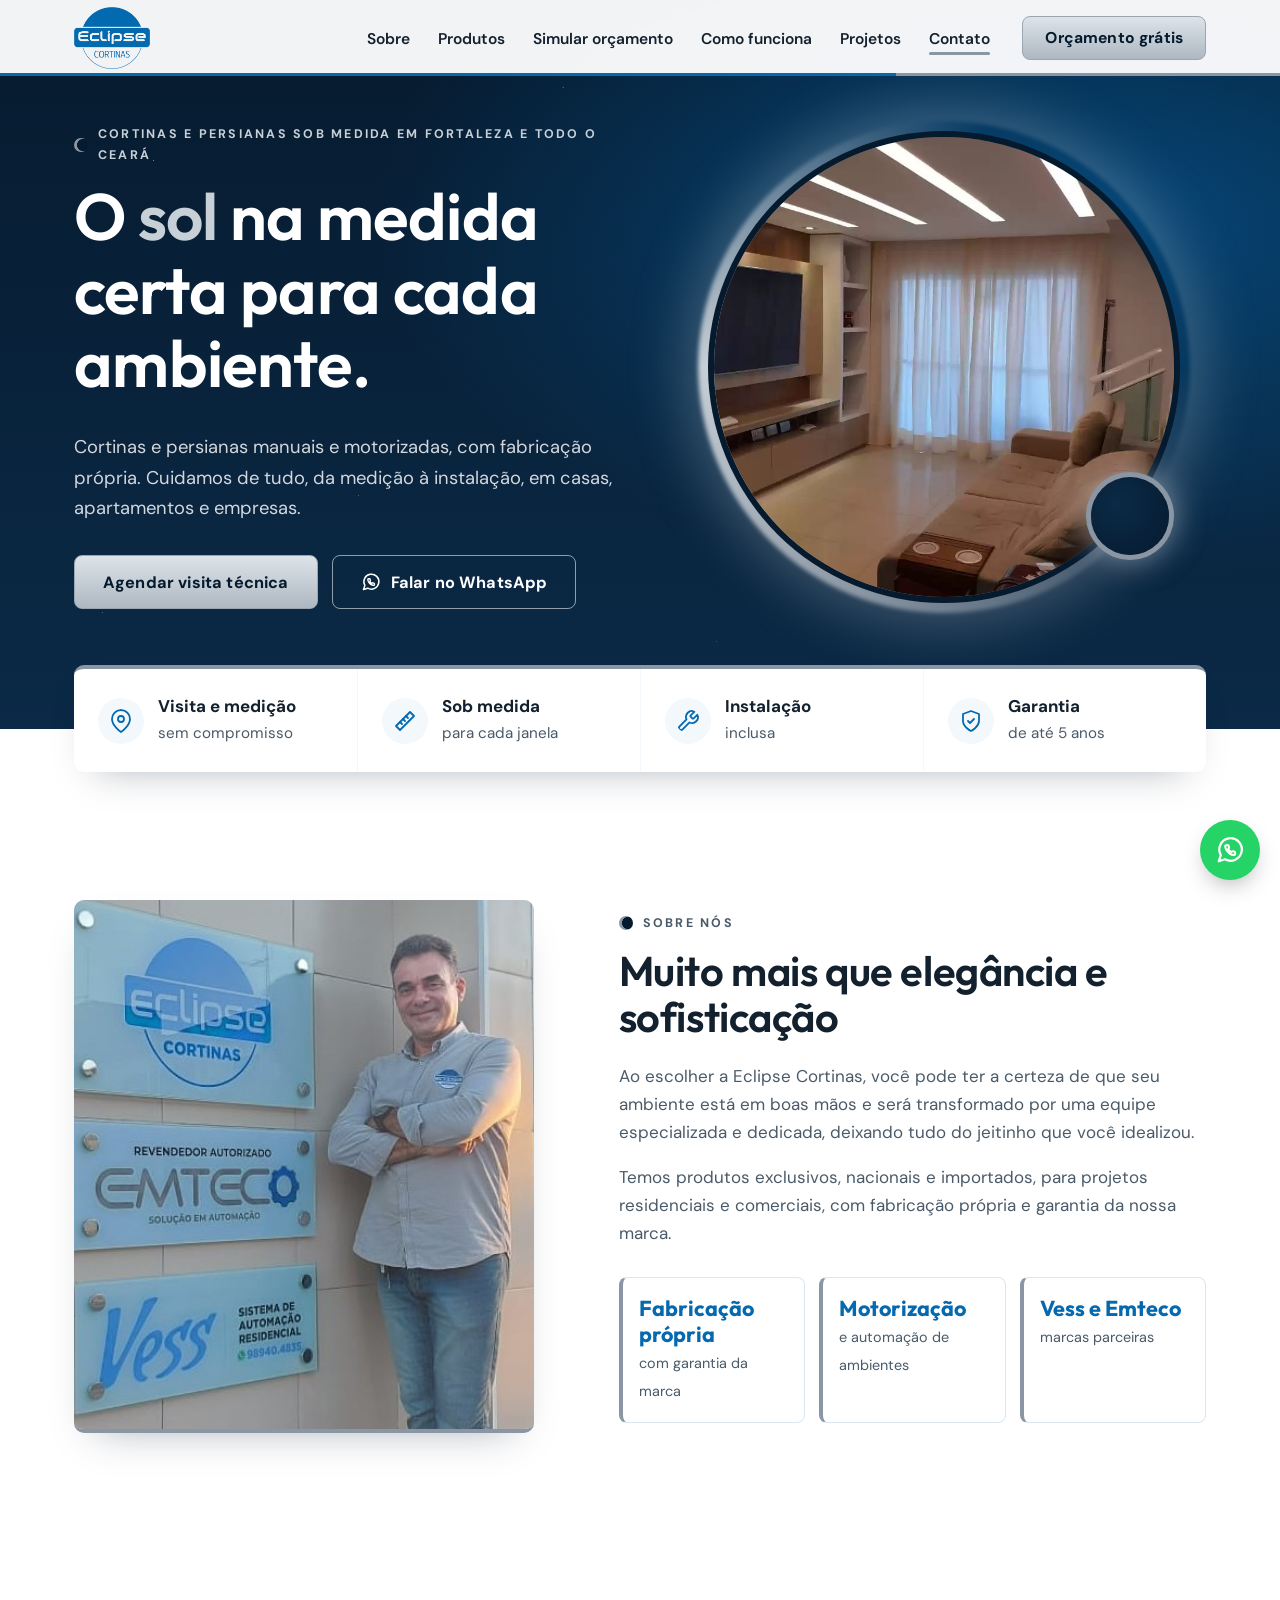
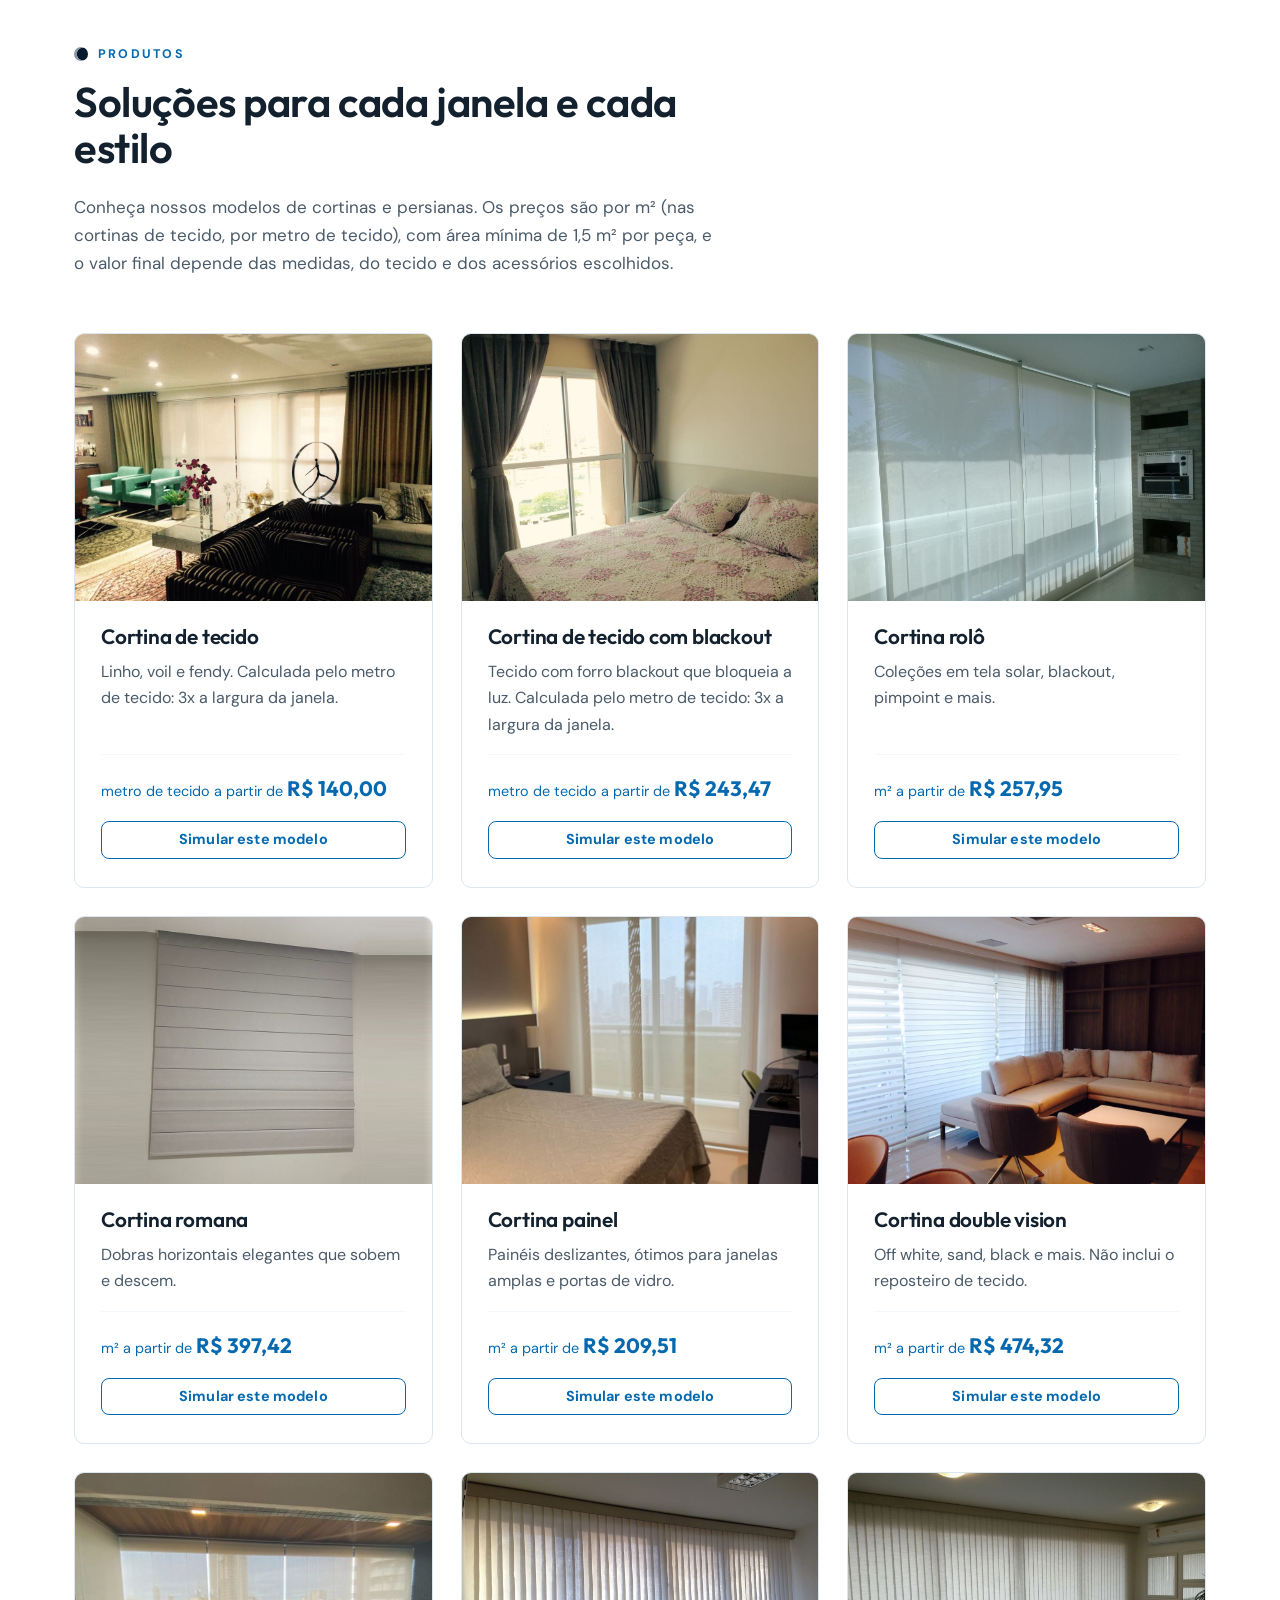
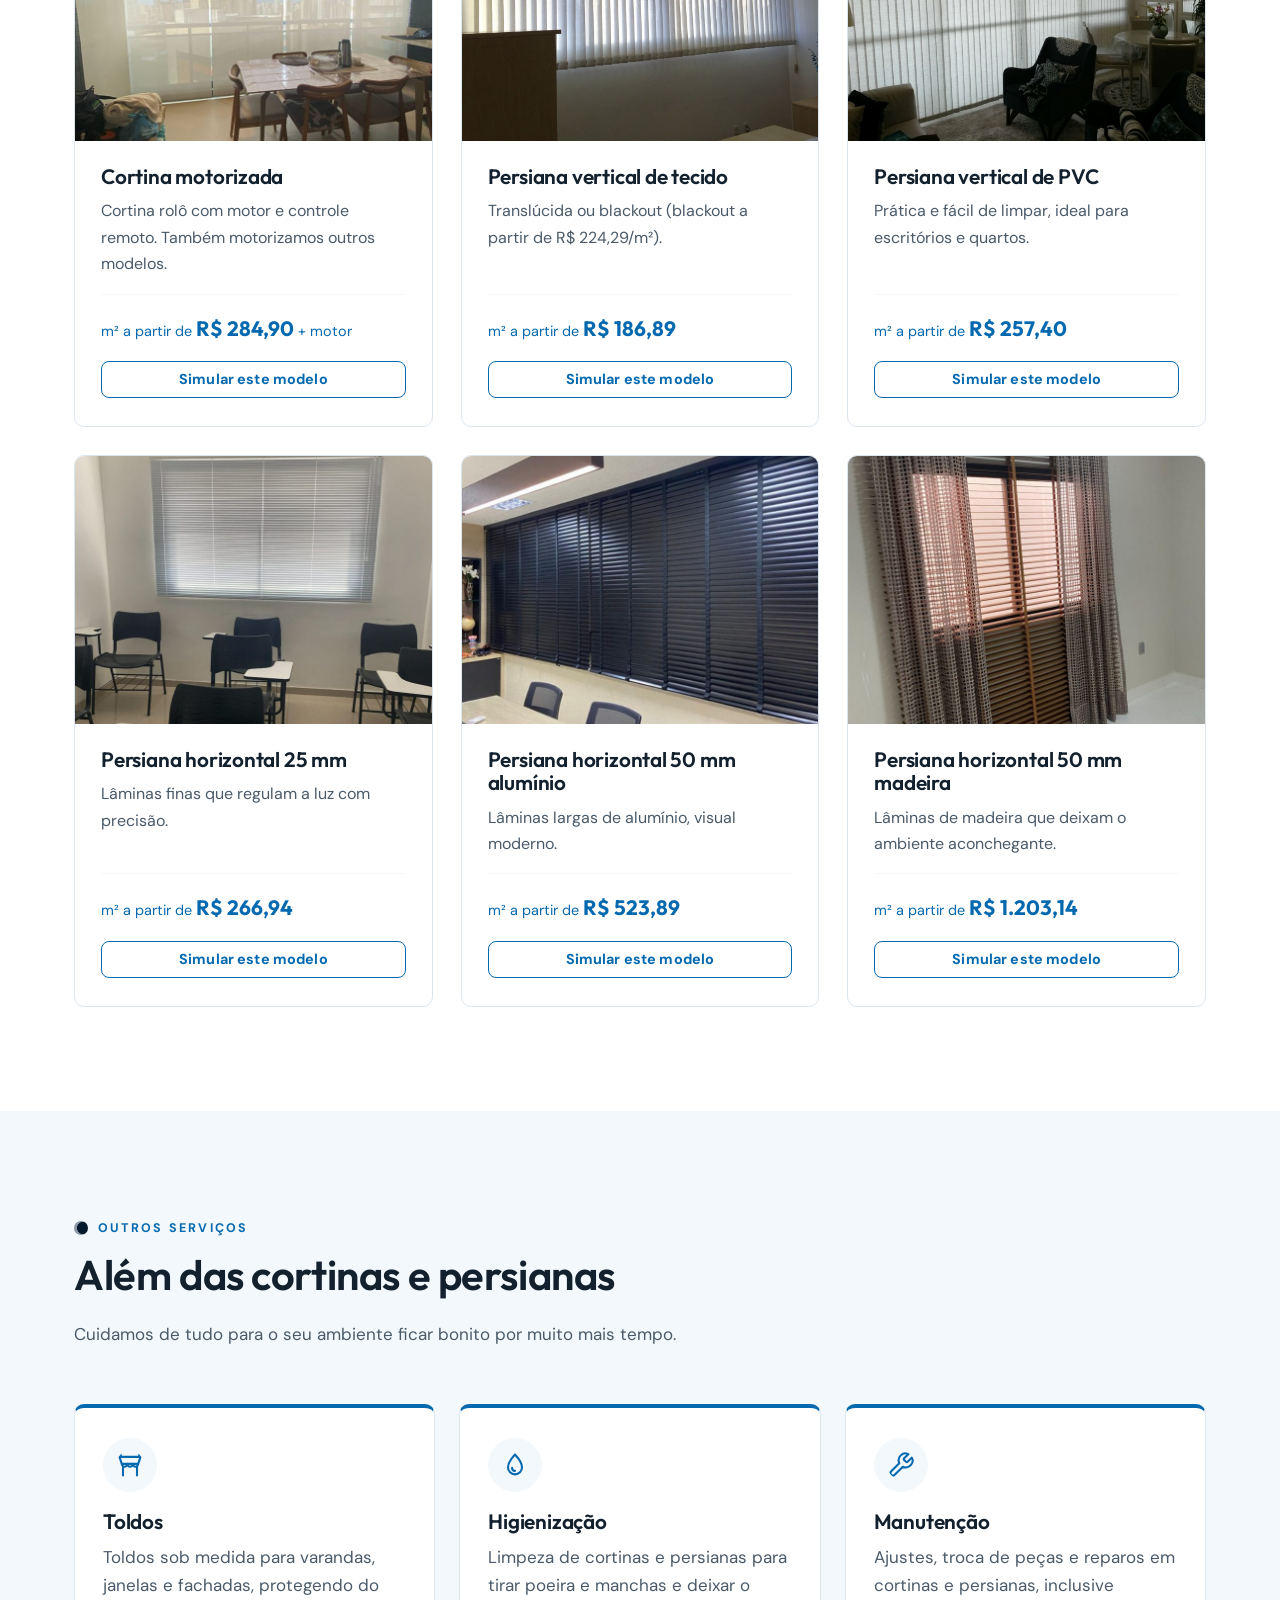
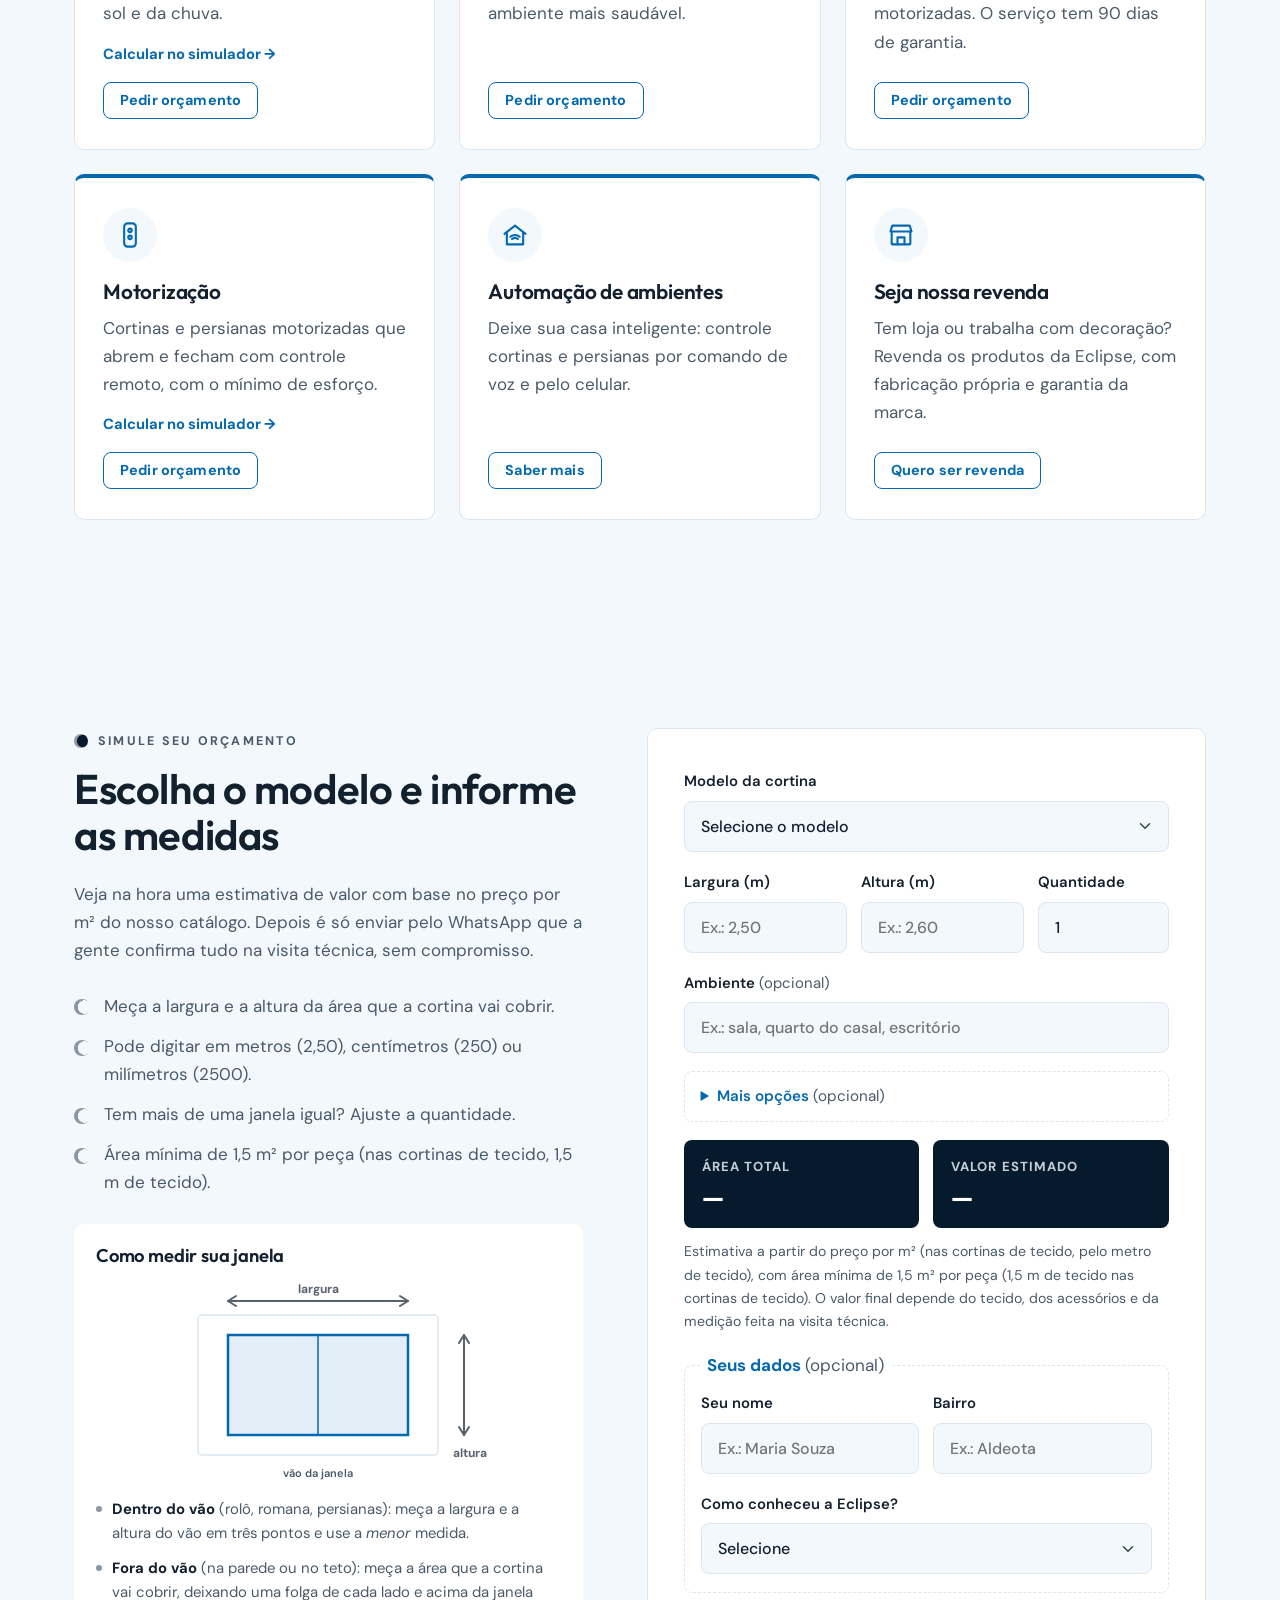
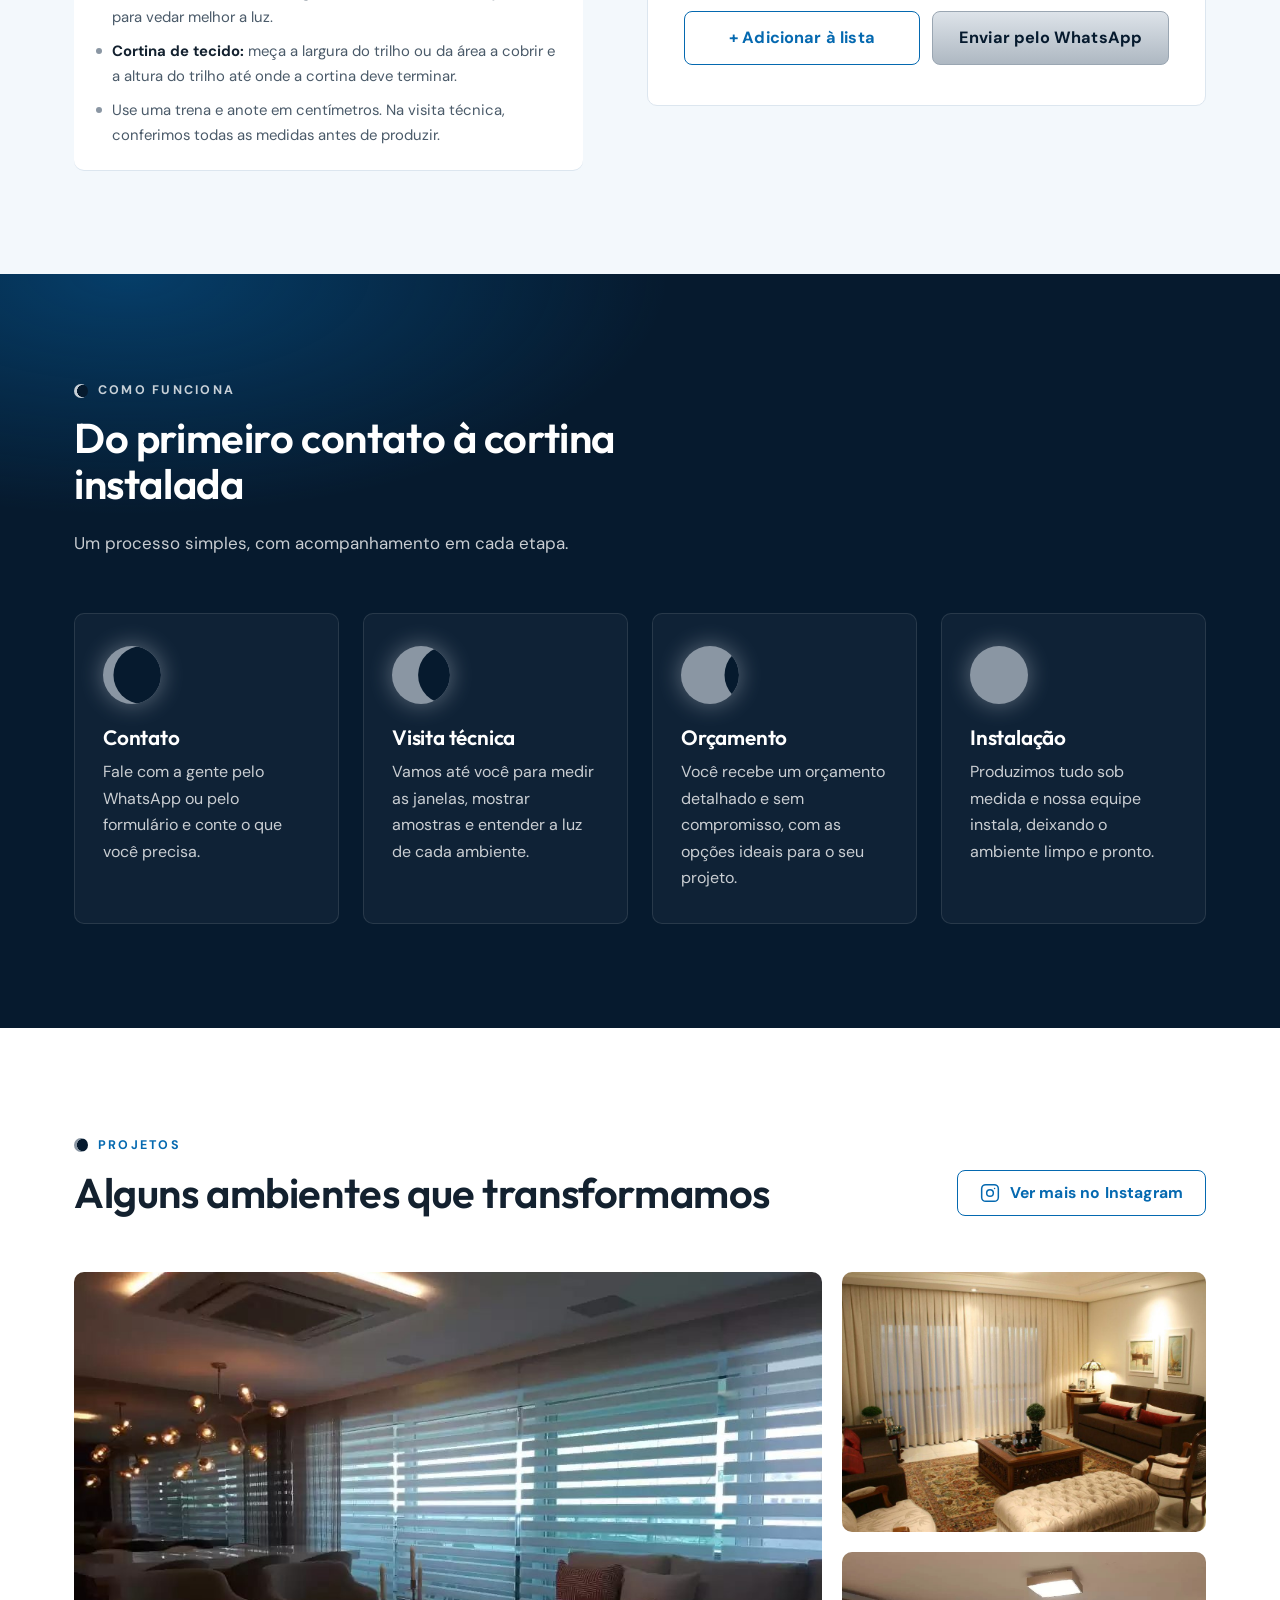
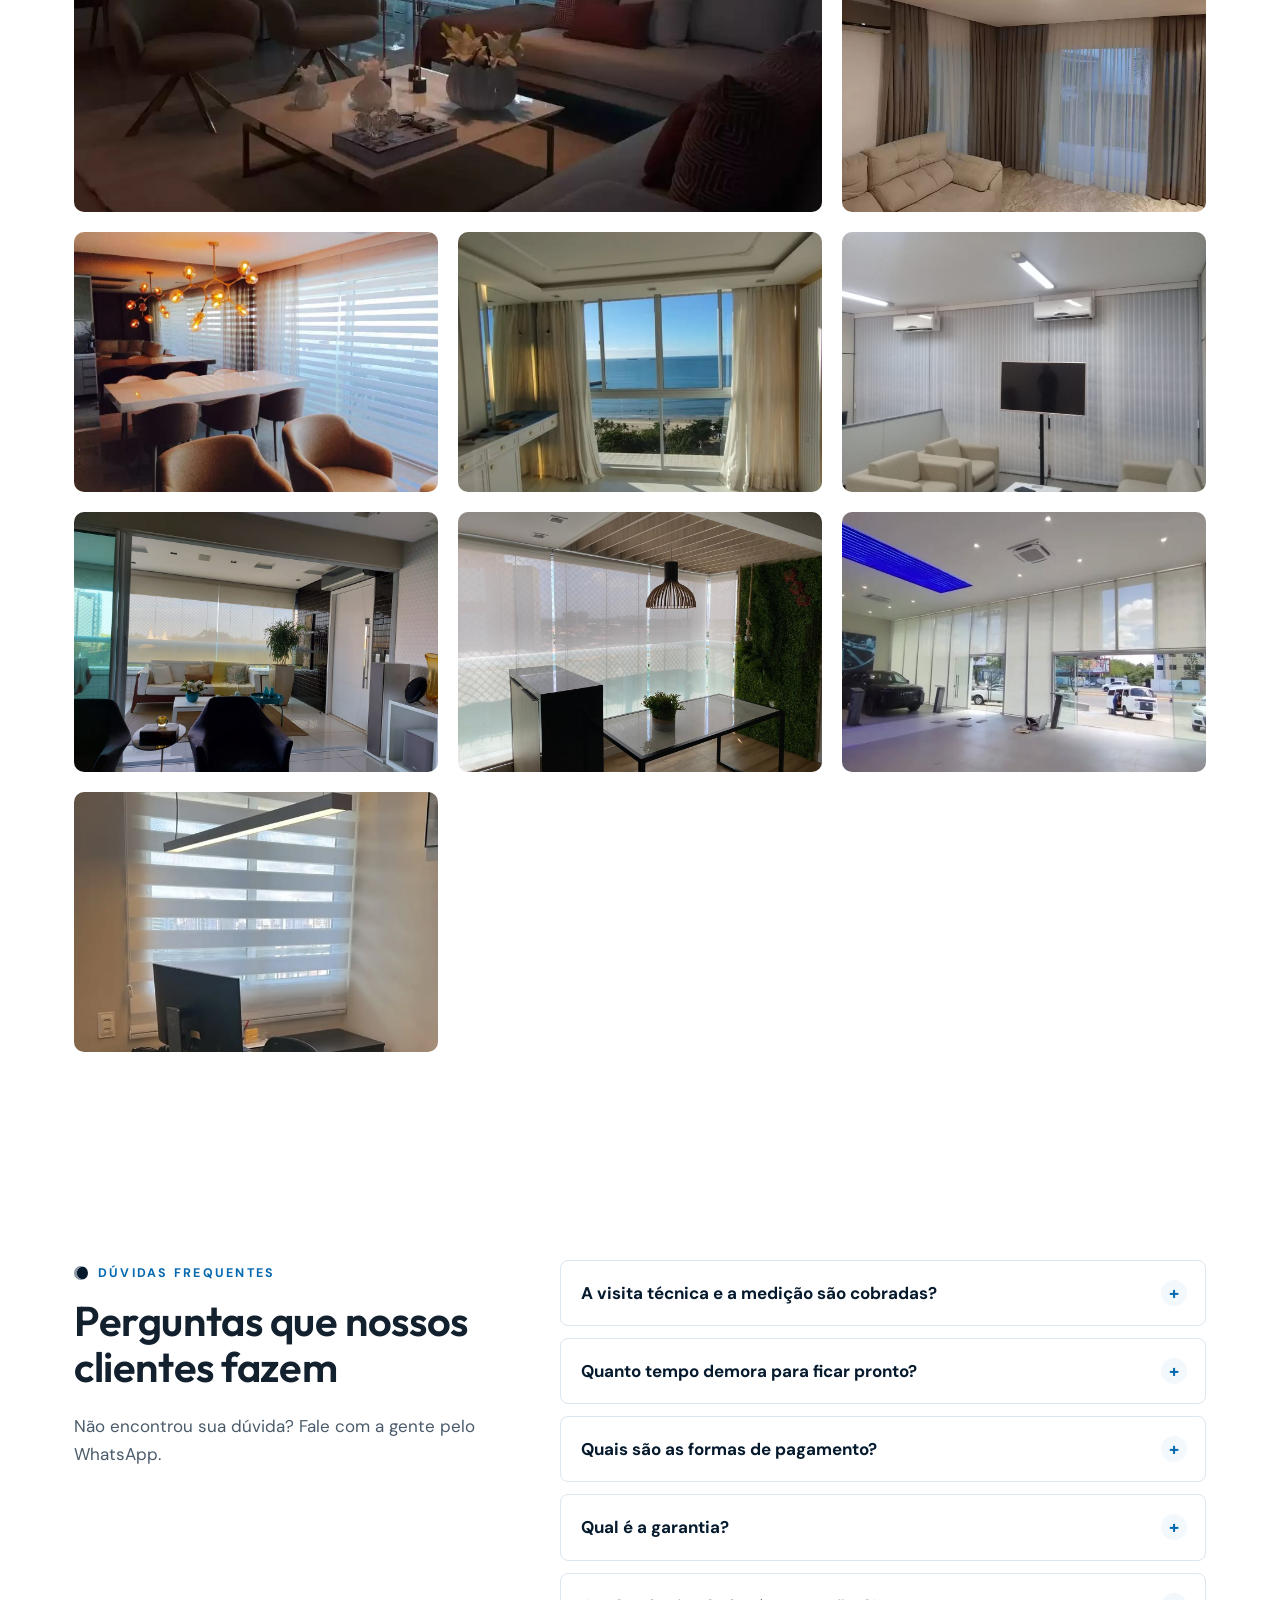
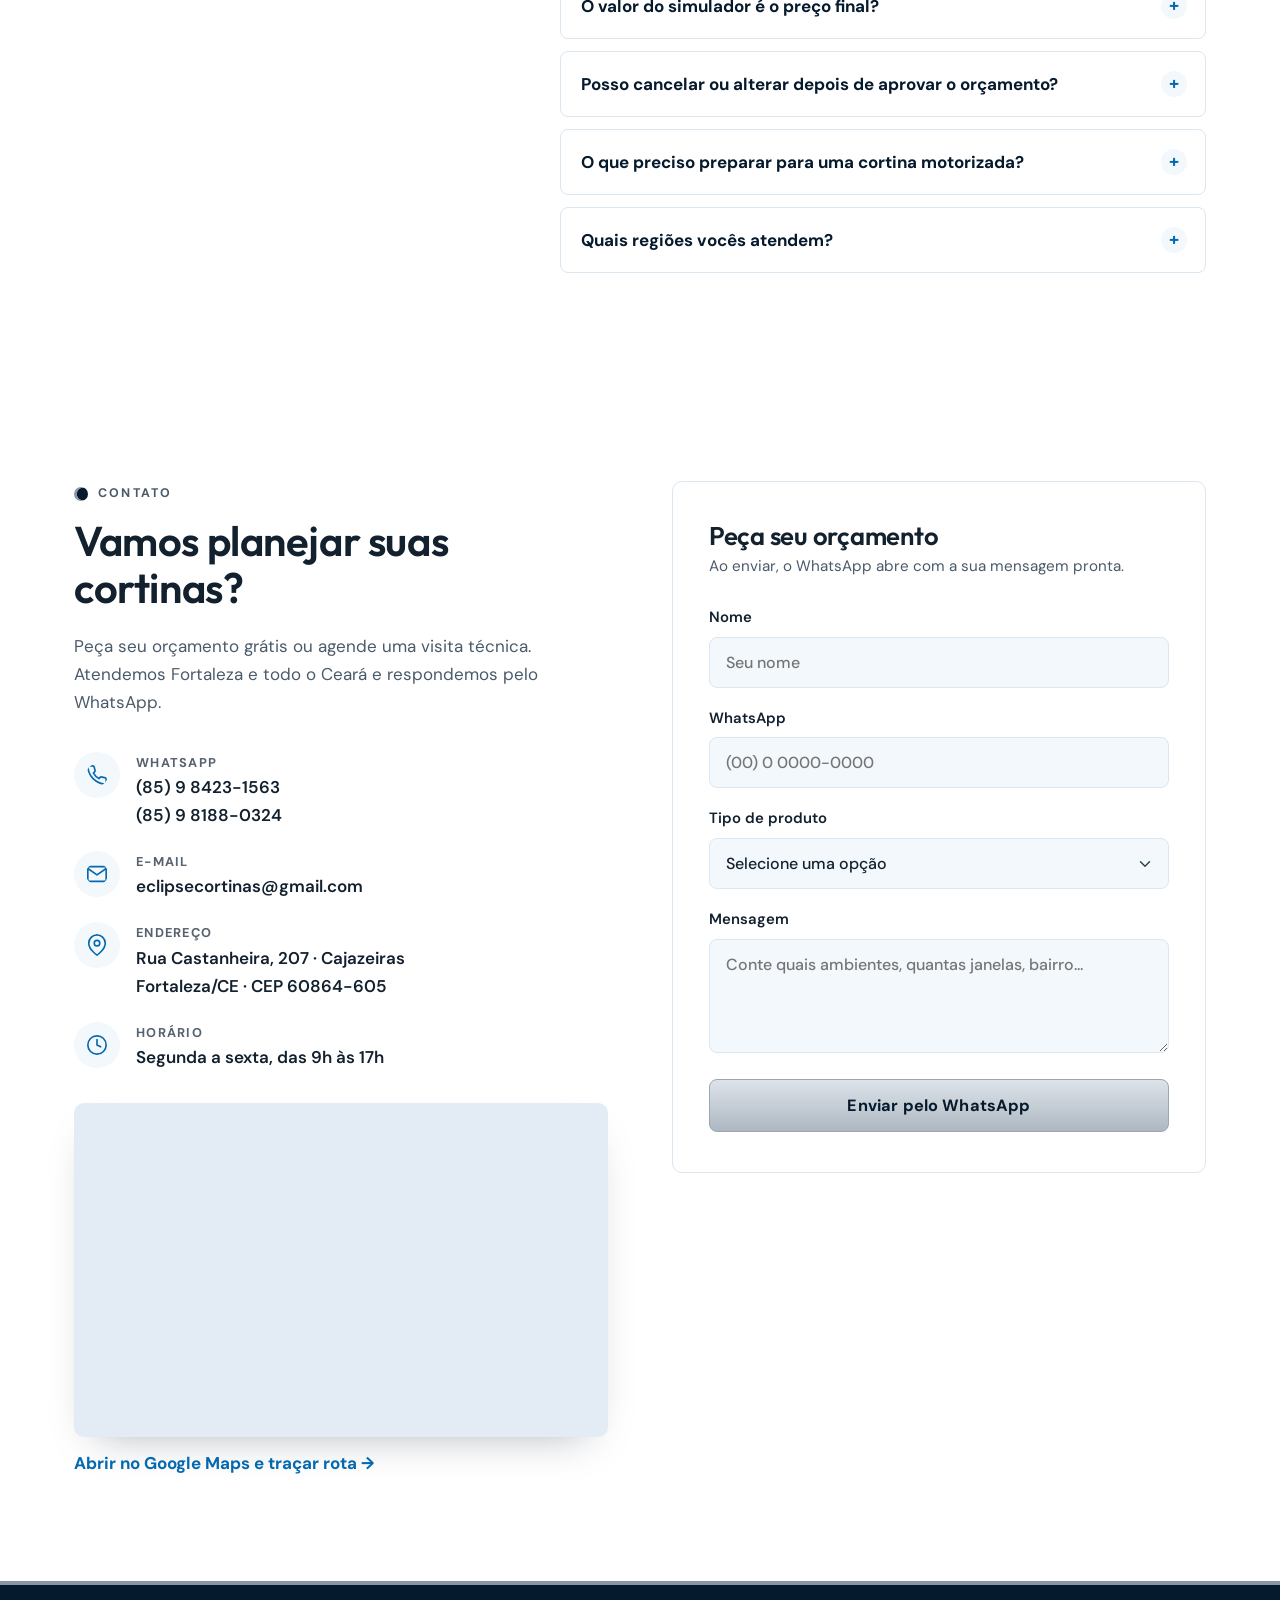
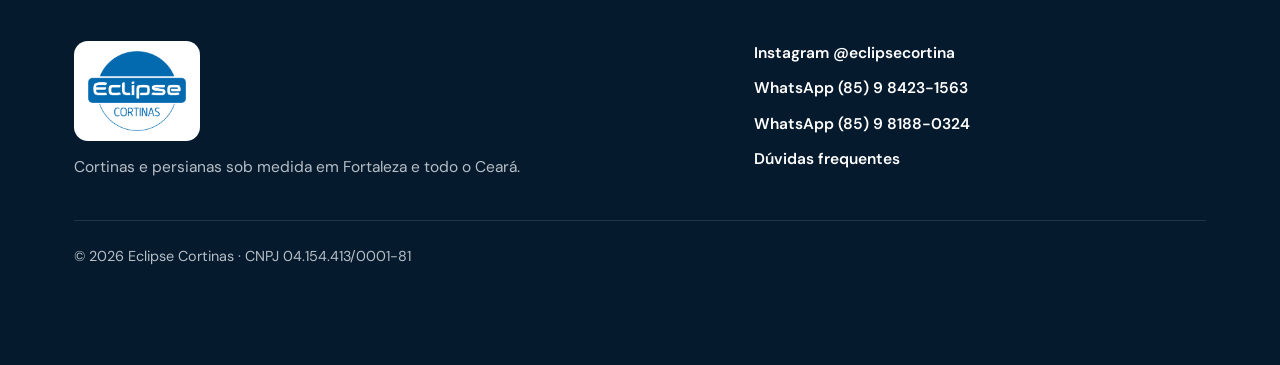
<file: index.html>
<!DOCTYPE html>
<html lang="pt-BR">
<head>
  <meta charset="UTF-8">
  <meta name="viewport" content="width=device-width, initial-scale=1">

  <!-- SEO básico -->
  <title>Eclipse Cortinas | Cortinas e persianas sob medida em Fortaleza</title>
  <meta name="description" content="Cortinas e persianas sob medida em Fortaleza e todo o Ceará. Visita técnica e medição sem compromisso, instalação inclusa e garantia de até 5 anos. Fabricação própria e especialistas em motorização. Peça seu orçamento grátis com a Eclipse Cortinas.">
  <meta name="keywords" content="cortinas sob medida Fortaleza, persianas sob medida Fortaleza, cortinas Ceará, persianas Ceará, cortina blackout, persiana rolô, cortina romana, cortina motorizada, automação de cortinas, double vision, instalação de cortinas, toldos Fortaleza, higienização de cortinas, manutenção de persianas">
  <meta name="theme-color" content="#0569B0">
  <link rel="canonical" href="https://eclipsecortinas.com.br/">
  <!-- Cópia de teste em eddcortinas.com.br: fora do Google para não competir com o site oficial -->
  <meta name="robots" content="noindex">

  <!-- Open Graph (aparência do link no WhatsApp, Facebook, etc.) -->
  <meta property="og:url" content="https://eclipsecortinas.com.br/">
  <meta property="og:type" content="website">
  <meta property="og:locale" content="pt_BR">
  <meta property="og:site_name" content="Eclipse Cortinas">
  <meta property="og:title" content="Eclipse Cortinas | Cortinas e persianas sob medida em Fortaleza">
  <meta property="og:description" content="Da medição à instalação: cortinas e persianas sob medida em Fortaleza, com visita técnica sem compromisso, instalação inclusa e garantia de até 5 anos.">
  <meta property="og:image" content="https://eclipsecortinas.com.br/img/og-image.jpg">
  <meta property="og:image:alt" content="Sala de estar com cortinas de tecido sob medida instaladas pela Eclipse Cortinas">
  <meta name="twitter:card" content="summary_large_image">

  <link rel="icon" href="img/favicon.svg" type="image/svg+xml">
  <link rel="apple-touch-icon" href="img/favicon-180.png">

  <link rel="preconnect" href="https://fonts.googleapis.com">
  <link rel="preconnect" href="https://fonts.gstatic.com" crossorigin>
  <link href="https://fonts.googleapis.com/css2?family=Outfit:wght@400;500;600;700&family=DM+Sans:opsz,wght@9..40,400;9..40,500;9..40,600;9..40,700&display=swap" rel="stylesheet">
  <link rel="stylesheet" href="css/style.css?v=7">

  <!-- Dados estruturados para o Google -->
  <script type="application/ld+json">
  {
    "@context": "https://schema.org",
    "@type": "HomeAndConstructionBusiness",
    "name": "Eclipse Cortinas",
    "description": "Fabricação, venda e instalação de cortinas, persianas e toldos sob medida, motorização, automação, higienização e manutenção em Fortaleza e todo o Ceará.",
    "url": "https://eclipsecortinas.com.br/",
    "telephone": "+55 85 98423-1563",
    "email": "eclipsecortinas@gmail.com",
    "taxID": "04.154.413/0001-81",
    "address": {
      "@type": "PostalAddress",
      "streetAddress": "Rua Castanheira, 207 - Cajazeiras",
      "postalCode": "60864-605",
      "addressLocality": "Fortaleza",
      "addressRegion": "CE",
      "addressCountry": "BR"
    },
    "openingHours": "Mo-Fr 09:00-17:00",
    "areaServed": [{"@type": "City", "name": "Fortaleza"}, {"@type": "State", "name": "Ceará"}],
    "sameAs": ["https://www.instagram.com/eclipsecortina/"]
  }
  </script>
</head>
<body>

  <a class="skip-link" href="#conteudo">Pular para o conteúdo</a>

  <!-- 1. CABEÇALHO -->
  <header class="header" id="topo">
    <div class="container header__inner">
      <a href="#topo" class="logo" aria-label="Eclipse Cortinas, voltar ao início">
        <img src="img/logo-eclipse-cortinas.png" alt="Eclipse Cortinas" width="600" height="490">
      </a>

      <nav class="nav" id="menu" aria-label="Menu principal">
        <ul class="nav__list">
          <li><a href="#sobre" class="nav__link">Sobre</a></li>
          <li><a href="#produtos" class="nav__link">Produtos</a></li>
          <li><a href="#simulador" class="nav__link">Simular orçamento</a></li>
          <li><a href="#como-funciona" class="nav__link">Como funciona</a></li>
          <li><a href="#projetos" class="nav__link">Projetos</a></li>
          <li><a href="#contato" class="nav__link">Contato</a></li>
        </ul>
        <a href="#contato" class="btn btn--primary nav__cta">Orçamento grátis</a>
      </nav>

      <button class="hamburger" type="button" aria-label="Abrir menu" aria-expanded="false" aria-controls="menu">
        <span></span><span></span><span></span>
      </button>
    </div>
  </header>

  <main id="conteudo">

    <!-- 2. HERO -->
    <section class="hero">
      <span class="hero__brilho" aria-hidden="true"></span>
      <div class="container hero__inner">
        <div class="hero__text">
          <p class="eyebrow">Cortinas e persianas sob medida em Fortaleza e todo o Ceará</p>
          <h1>O <em>sol</em> na medida certa para cada ambiente.</h1>
          <p class="hero__lead">Cortinas e persianas manuais e motorizadas, com fabricação própria. Cuidamos de tudo, da medição à instalação, em casas, apartamentos e empresas.</p>
          <div class="hero__actions">
            <a href="#contato" class="btn btn--primary btn--lg">Agendar visita técnica</a>
            <a href="https://wa.me/5585984231563" class="btn btn--outline btn--lg" data-whatsapp data-msg="Olá, Eclipse Cortinas! Vim pelo site e gostaria de mais informações." target="_blank" rel="noopener">
              <svg class="icon" viewBox="0 0 24 24" aria-hidden="true"><path d="M3 21l1.65-4.95A9 9 0 1 1 8 19.4L3 21z"/><g transform="translate(7.3 7.3) scale(.4)" stroke-width="4"><path d="M22 16.92v3a2 2 0 0 1-2.18 2 19.79 19.79 0 0 1-8.63-3.07 19.5 19.5 0 0 1-6-6 19.79 19.79 0 0 1-3.07-8.67A2 2 0 0 1 4.11 2h3a2 2 0 0 1 2 1.72 12.84 12.84 0 0 0 .7 2.81 2 2 0 0 1-.45 2.11L8.09 9.91a16 16 0 0 0 6 6l1.27-1.27a2 2 0 0 1 2.11-.45 12.84 12.84 0 0 0 2.81.7A2 2 0 0 1 22 16.92z"/></g></svg>
              Falar no WhatsApp
            </a>
          </div>
        </div>
        <figure class="hero__media media hero__eclipse" data-label="Foto grande: ambiente com cortina instalada (img/hero.jpg)">
          <img src="img/hero.jpg" alt="Sala com cortina de tecido sob medida instalada pela Eclipse Cortinas em Fortaleza" width="774" height="1032" fetchpriority="high">
        </figure>
      </div>
    </section>

    <!-- 3. DIFERENCIAIS -->
    <section class="perks" aria-label="Nossos diferenciais">
      <div class="container">
        <ul class="perks__list">
          <li class="perk">
            <svg class="perk__icon" viewBox="0 0 24 24" aria-hidden="true"><path d="M21 10c0 7-9 13-9 13s-9-6-9-13a9 9 0 0 1 18 0z"/><circle cx="12" cy="10" r="3"/></svg>
            <div><strong>Visita e medição</strong><span>sem compromisso</span></div>
          </li>
          <li class="perk">
            <svg class="perk__icon" viewBox="0 0 24 24" aria-hidden="true"><path d="M3 17 17 3l4 4L7 21z"/><path d="m7 13 2 2M10 10l2 2M13 7l2 2"/></svg>
            <div><strong>Sob medida</strong><span>para cada janela</span></div>
          </li>
          <li class="perk">
            <svg class="perk__icon" viewBox="0 0 24 24" aria-hidden="true"><path d="M14.7 6.3a1 1 0 0 0 0 1.4l1.6 1.6a1 1 0 0 0 1.4 0l3.77-3.77a6 6 0 0 1-7.94 7.94l-6.91 6.91a2.12 2.12 0 0 1-3-3l6.91-6.91a6 6 0 0 1 7.94-7.94l-3.76 3.76z"/></svg>
            <div><strong>Instalação</strong><span>inclusa</span></div>
          </li>
          <li class="perk">
            <svg class="perk__icon" viewBox="0 0 24 24" aria-hidden="true"><path d="M12 22s8-4 8-10V5l-8-3-8 3v7c0 6 8 10 8 10z"/><path d="m9 12 2 2 4-4"/></svg>
            <div><strong>Garantia</strong><span>de até 5 anos</span></div>
          </li>
        </ul>
      </div>
    </section>

    <!-- SOBRE NÓS -->
    <section class="section" id="sobre">
      <div class="container sobre">
        <figure class="media sobre__media" data-label="Foto: ambiente com cortina (img/sobre.jpg)">
          <img src="img/sobre.jpg?v=2" alt="Responsável pela Eclipse Cortinas ao lado das placas da Eclipse e das marcas parceiras Emteco e Vess" loading="lazy" width="424" height="492">
        </figure>
        <div class="sobre__texto">
          <p class="eyebrow">Sobre nós</p>
          <h2>Muito mais que elegância e sofisticação</h2>
          <p>Ao escolher a Eclipse Cortinas, você pode ter a certeza de que seu ambiente está em boas mãos e será transformado por uma equipe especializada e dedicada, deixando tudo do jeitinho que você idealizou.</p>
          <p>Temos produtos exclusivos, nacionais e importados, para projetos residenciais e comerciais, com fabricação própria e garantia da nossa marca.</p>
          <ul class="sobre__destaques">
            <li><strong>Fabricação própria</strong><span>com garantia da marca</span></li>
            <li><strong>Motorização</strong><span>e automação de ambientes</span></li>
            <li><strong>Vess e Emteco</strong><span>marcas parceiras</span></li>
          </ul>
        </div>
      </div>
    </section>

    <!-- 4. PRODUTOS -->
    <section class="section" id="produtos">
      <div class="container">
        <div class="section__head">
          <p class="eyebrow">Produtos</p>
          <h2>Soluções para cada janela e cada estilo</h2>
          <p>Conheça nossos modelos de cortinas e persianas. Os preços são por m² (nas cortinas de tecido, por metro de tecido), com área mínima de 1,5 m² por peça, e o valor final depende das medidas, do tecido e dos acessórios escolhidos.</p>
        </div>

        <div class="products">          <article class="card product" data-tags="filtrar privacidade">
            <figure class="media product__media" data-label="Foto: cortina de tecido (img/produto-tecido.jpg)">
              <img src="img/produto-tecido.jpg" alt="Cortinas de tecido em sala de estar ampla, instaladas pela Eclipse Cortinas" loading="lazy" width="1024" height="768">
            </figure>
            <div class="product__body">
              <h3>Cortina de tecido</h3>
              <p>Linho, voil e fendy. Calculada pelo metro de tecido: 3x a largura da janela.</p>
              <p class="product__price">metro de tecido a partir de <strong>R$ 140,00</strong></p>
              <button type="button" class="btn btn--outline btn--sm product__sim" data-modelo="Cortina de tecido">Simular este modelo</button>
            </div>
          </article>

          <article class="card product" data-tags="bloquear privacidade">
            <figure class="media product__media" data-label="Foto: cortina de tecido com blackout (img/produto-tecido-blackout.jpg)">
              <img src="img/produto-tecido-blackout.jpg" alt="Cortina de tecido escura em quarto de casal, instalada pela Eclipse Cortinas" loading="lazy" width="1024" height="768">
            </figure>
            <div class="product__body">
              <h3>Cortina de tecido com blackout</h3>
              <p>Tecido com forro blackout que bloqueia a luz. Calculada pelo metro de tecido: 3x a largura da janela.</p>
              <p class="product__price">metro de tecido a partir de <strong>R$ 243,47</strong></p>
              <button type="button" class="btn btn--outline btn--sm product__sim" data-modelo="Cortina de tecido com blackout">Simular este modelo</button>
            </div>
          </article>
          <article class="card product" data-tags="filtrar bloquear privacidade">
            <figure class="media product__media" data-label="Foto: cortina rolô (img/produto-rolo.jpg)">
              <img src="img/produto-rolo.jpg" alt="Cortinas rolô tela solar em janela ampla, instaladas pela Eclipse Cortinas" loading="lazy" width="1280" height="960">
            </figure>
            <div class="product__body">
              <h3>Cortina rolô</h3>
              <p>Coleções em tela solar, blackout, pimpoint e mais.</p>
              <p class="product__price">m² a partir de <strong>R$ 257,95</strong></p>
              <button type="button" class="btn btn--outline btn--sm product__sim" data-modelo="Cortina rolô">Simular este modelo</button>
            </div>
          </article>

          <article class="card product" data-tags="filtrar privacidade">
            <figure class="media product__media" data-label="Foto: cortina romana (img/produto-romana.jpg)">
              <img src="img/produto-romana.jpg" alt="Cortina romana em janela, instalada pela Eclipse Cortinas" loading="lazy" width="960" height="720">
            </figure>
            <div class="product__body">
              <h3>Cortina romana</h3>
              <p>Dobras horizontais elegantes que sobem e descem.</p>
              <p class="product__price">m² a partir de <strong>R$ 397,42</strong></p>
              <button type="button" class="btn btn--outline btn--sm product__sim" data-modelo="Cortina romana">Simular este modelo</button>
            </div>
          </article>

          <article class="card product" data-tags="filtrar privacidade">
            <figure class="media product__media" data-label="Foto: cortina painel (img/produto-painel.jpg)">
              <img src="img/produto-painel.jpg" alt="Cortina painel em quarto com vista, instalada pela Eclipse Cortinas" loading="lazy" width="720" height="720">
            </figure>
            <div class="product__body">
              <h3>Cortina painel</h3>
              <p>Painéis deslizantes, ótimos para janelas amplas e portas de vidro.</p>
              <p class="product__price">m² a partir de <strong>R$ 209,51</strong></p>
              <button type="button" class="btn btn--outline btn--sm product__sim" data-modelo="Cortina painel">Simular este modelo</button>
            </div>
          </article>

          <article class="card product" data-tags="filtrar privacidade">
            <figure class="media product__media" data-label="Foto: cortina double vision (img/produto-double-vision.jpg)">
              <img src="img/produto-double-vision.jpg" alt="Cortinas double vision em sala de estar, instaladas pela Eclipse Cortinas" loading="lazy" width="1024" height="768">
            </figure>
            <div class="product__body">
              <h3>Cortina double vision</h3>
              <p>Off white, sand, black e mais. Não inclui o reposteiro de tecido.</p>
              <p class="product__price">m² a partir de <strong>R$ 474,32</strong></p>
              <button type="button" class="btn btn--outline btn--sm product__sim" data-modelo="Cortina double vision">Simular este modelo</button>
            </div>
          </article>

          <article class="card product" data-tags="motorizadas filtrar bloquear">
            <figure class="media product__media" data-label="Foto: cortina motorizada (img/produto-motorizada.jpg)">
              <img src="img/produto-motorizada.jpg" alt="Cortinas rolô motorizadas em sala de jantar com vista, instaladas pela Eclipse Cortinas" loading="lazy" width="720" height="720">
            </figure>
            <div class="product__body">
              <h3>Cortina motorizada</h3>
              <p>Cortina rolô com motor e controle remoto. Também motorizamos outros modelos.</p>
              <p class="product__price">m² a partir de <strong>R$ 284,90</strong> + motor</p>
              <button type="button" class="btn btn--outline btn--sm product__sim" data-modelo="Cortina motorizada">Simular este modelo</button>
            </div>
          </article>

          <article class="card product" data-tags="persianas filtrar bloquear privacidade">
            <figure class="media product__media" data-label="Foto: persiana vertical de tecido (img/produto-vertical-tecido.jpg)">
              <img src="img/produto-vertical-tecido.jpg" alt="Persiana vertical em escritório, instalada pela Eclipse Cortinas" loading="lazy" width="1280" height="960">
            </figure>
            <div class="product__body">
              <h3>Persiana vertical de tecido</h3>
              <p>Translúcida ou blackout (blackout a partir de R$ 224,29/m²).</p>
              <p class="product__price">m² a partir de <strong>R$ 186,89</strong></p>
              <button type="button" class="btn btn--outline btn--sm product__sim" data-modelo="Persiana vertical de tecido">Simular este modelo</button>
            </div>
          </article>

          <article class="card product" data-tags="persianas privacidade">
            <figure class="media product__media" data-label="Foto: persiana vertical de pvc (img/produto-vertical-pvc.jpg)">
              <img src="img/produto-vertical-pvc.jpg" alt="Persiana vertical em ambiente de trabalho, instalada pela Eclipse Cortinas" loading="lazy" width="1280" height="960">
            </figure>
            <div class="product__body">
              <h3>Persiana vertical de PVC</h3>
              <p>Prática e fácil de limpar, ideal para escritórios e quartos.</p>
              <p class="product__price">m² a partir de <strong>R$ 257,40</strong></p>
              <button type="button" class="btn btn--outline btn--sm product__sim" data-modelo="Persiana vertical de PVC">Simular este modelo</button>
            </div>
          </article>

          <article class="card product" data-tags="persianas filtrar privacidade">
            <figure class="media product__media" data-label="Foto: persiana horizontal 25 mm (img/produto-horizontal-25.jpg)">
              <img src="img/produto-horizontal-25.jpg" alt="Persiana horizontal 25 mm em sala de aula, instalada pela Eclipse Cortinas" loading="lazy" width="720" height="720">
            </figure>
            <div class="product__body">
              <h3>Persiana horizontal 25 mm</h3>
              <p>Lâminas finas que regulam a luz com precisão.</p>
              <p class="product__price">m² a partir de <strong>R$ 266,94</strong></p>
              <button type="button" class="btn btn--outline btn--sm product__sim" data-modelo="Persiana horizontal 25 mm">Simular este modelo</button>
            </div>
          </article>

          <article class="card product" data-tags="persianas filtrar privacidade">
            <figure class="media product__media" data-label="Foto: persiana horizontal 50 mm alumínio (img/produto-ph50.jpg)">
              <img src="img/produto-ph50.jpg" alt="Persiana horizontal 50 mm de alumínio preta em sala de reunião, instalada pela Eclipse Cortinas" loading="lazy" width="720" height="720">
            </figure>
            <div class="product__body">
              <h3>Persiana horizontal 50 mm alumínio</h3>
              <p>Lâminas largas de alumínio, visual moderno.</p>
              <p class="product__price">m² a partir de <strong>R$ 523,89</strong></p>
              <button type="button" class="btn btn--outline btn--sm product__sim" data-modelo="Persiana horizontal 50 mm alumínio">Simular este modelo</button>
            </div>
          </article>

          <article class="card product" data-tags="persianas filtrar privacidade">
            <figure class="media product__media" data-label="Foto: persiana horizontal 50 mm madeira (img/produto-horizontal-50-madeira.jpg)">
              <img src="img/produto-horizontal-50-madeira.jpg" alt="Persiana horizontal 50 mm de madeira com cortina de tecido, instalada pela Eclipse Cortinas" loading="lazy" width="720" height="720">
            </figure>
            <div class="product__body">
              <h3>Persiana horizontal 50 mm madeira</h3>
              <p>Lâminas de madeira que deixam o ambiente aconchegante.</p>
              <p class="product__price">m² a partir de <strong>R$ 1.203,14</strong></p>
              <button type="button" class="btn btn--outline btn--sm product__sim" data-modelo="Persiana horizontal 50 mm madeira">Simular este modelo</button>
            </div>
          </article>
        </div>
      </div>
    </section>

    <!-- OUTROS SERVIÇOS -->
    <section class="section section--soft" id="servicos">
      <div class="container">
        <div class="section__head">
          <p class="eyebrow">Outros serviços</p>
          <h2>Além das cortinas e persianas</h2>
          <p>Cuidamos de tudo para o seu ambiente ficar bonito por muito mais tempo.</p>
        </div>

        <div class="servicos">
          <article class="card servico">
            <svg class="servico__icone" viewBox="0 0 24 24" aria-hidden="true"><path d="M3 5h18l-2 6H5L3 5z"/><path d="M5 11c0 1.5 1.3 2.5 2.3 2.5S9.7 12.5 9.7 11c0 1.5 1.2 2.5 2.3 2.5s2.3-1 2.3-2.5c0 1.5 1.3 2.5 2.4 2.5S19 12.5 19 11"/><path d="M4 5V3M20 5V3M6 21v-7M18 21v-7"/></svg>
            <h3>Toldos</h3>
            <p>Toldos sob medida para varandas, janelas e fachadas, protegendo do sol e da chuva.</p>
            <a href="#simulador" class="servico__simular" data-simular="Toldo vertical (tela screen 5%)">Calcular no simulador →</a>
            <a href="https://wa.me/5585984231563" class="btn btn--outline btn--sm" data-whatsapp data-msg="Olá, Eclipse Cortinas! Vim pelo site e gostaria de um orçamento de toldo." target="_blank" rel="noopener">Pedir orçamento</a>
          </article>
          <article class="card servico">
            <svg class="servico__icone" viewBox="0 0 24 24" aria-hidden="true"><path d="M12 3s6 6.5 6 11a6 6 0 0 1-12 0c0-4.5 6-11 6-11z"/><path d="M9.5 14.5a2.5 2.5 0 0 0 2.5 2.5"/></svg>
            <h3>Higienização</h3>
            <p>Limpeza de cortinas e persianas para tirar poeira e manchas e deixar o ambiente mais saudável.</p>
            <a href="https://wa.me/5585984231563" class="btn btn--outline btn--sm" data-whatsapp data-msg="Olá, Eclipse Cortinas! Vim pelo site e gostaria de um orçamento de higienização." target="_blank" rel="noopener">Pedir orçamento</a>
          </article>
          <article class="card servico">
            <svg class="servico__icone" viewBox="0 0 24 24" aria-hidden="true"><path d="M14.7 6.3a1 1 0 0 0 0 1.4l1.6 1.6a1 1 0 0 0 1.4 0l3.77-3.77a6 6 0 0 1-7.94 7.94l-6.91 6.91a2.12 2.12 0 0 1-3-3l6.91-6.91a6 6 0 0 1 7.94-7.94l-3.76 3.76z"/></svg>
            <h3>Manutenção</h3>
            <p>Ajustes, troca de peças e reparos em cortinas e persianas, inclusive motorizadas. O serviço tem 90 dias de garantia.</p>
            <a href="https://wa.me/5585984231563" class="btn btn--outline btn--sm" data-whatsapp data-msg="Olá, Eclipse Cortinas! Vim pelo site e gostaria de um orçamento de manutenção." target="_blank" rel="noopener">Pedir orçamento</a>
          </article>
          <article class="card servico">
            <svg class="servico__icone" viewBox="0 0 24 24" aria-hidden="true"><rect x="7" y="2" width="10" height="20" rx="3"/><circle cx="12" cy="8" r="1.5"/><circle cx="12" cy="14" r="1.5"/></svg>
            <h3>Motorização</h3>
            <p>Cortinas e persianas motorizadas que abrem e fecham com controle remoto, com o mínimo de esforço.</p>
            <a href="#simulador" class="servico__simular" data-simular="Cortina motorizada">Calcular no simulador →</a>
            <a href="https://wa.me/5585984231563" class="btn btn--outline btn--sm" data-whatsapp data-msg="Olá, Eclipse Cortinas! Vim pelo site e gostaria de saber mais sobre cortinas motorizadas." target="_blank" rel="noopener">Pedir orçamento</a>
          </article>
          <article class="card servico">
            <svg class="servico__icone" viewBox="0 0 24 24" aria-hidden="true"><path d="M3 11 12 4l9 7"/><path d="M5 10v10h14V10"/><path d="M9.5 15.5a3.5 3.5 0 0 1 5 0M8 13.5a6 6 0 0 1 8 0"/></svg>
            <h3>Automação de ambientes</h3>
            <p>Deixe sua casa inteligente: controle cortinas e persianas por comando de voz e pelo celular.</p>
            <a href="https://wa.me/5585984231563" class="btn btn--outline btn--sm" data-whatsapp data-msg="Olá, Eclipse Cortinas! Vim pelo site e gostaria de saber mais sobre automação de ambientes." target="_blank" rel="noopener">Saber mais</a>
          </article>
          <article class="card servico">
            <svg class="servico__icone" viewBox="0 0 24 24" aria-hidden="true"><path d="M3 9h18l-1.5-5h-15z"/><path d="M4 9v11h16V9"/><path d="M9 20v-6h6v6"/></svg>
            <h3>Seja nossa revenda</h3>
            <p>Tem loja ou trabalha com decoração? Revenda os produtos da Eclipse, com fabricação própria e garantia da marca.</p>
            <a href="https://wa.me/5585984231563" class="btn btn--outline btn--sm" data-whatsapp data-msg="Olá, Eclipse Cortinas! Vim pelo site e tenho interesse em ser revenda." target="_blank" rel="noopener">Quero ser revenda</a>
          </article>
        </div>
      </div>
    </section>

    <!-- 4b. SIMULADOR DE ORÇAMENTO -->
    <section class="section section--soft" id="simulador">
      <div class="container sim">
        <div class="sim__intro">
          <p class="eyebrow">Simule seu orçamento</p>
          <h2>Escolha o modelo e informe as medidas</h2>
          <p>Veja na hora uma estimativa de valor com base no preço por m² do nosso catálogo. Depois é só enviar pelo WhatsApp que a gente confirma tudo na visita técnica, sem compromisso.</p>
          <ul class="sim__tips">
            <li>Meça a largura e a altura da área que a cortina vai cobrir.</li>
            <li>Pode digitar em metros (2,50), centímetros (250) ou milímetros (2500).</li>
            <li>Tem mais de uma janela igual? Ajuste a quantidade.</li>
            <li>Área mínima de 1,5 m² por peça (nas cortinas de tecido, 1,5 m de tecido).</li>
          </ul>
          <div class="medir">
            <h3>Como medir sua janela</h3>
            <svg class="medir__desenho" viewBox="0 0 340 210" role="img" aria-label="Desenho de uma janela mostrando onde medir a largura e a altura">
              <rect x="40" y="38" width="240" height="140" rx="4" class="medir__parede"/>
              <rect x="70" y="58" width="180" height="100" class="medir__vao"/>
              <line x1="160" y1="58" x2="160" y2="158" class="medir__divisao"/>
              <line x1="70" y1="24" x2="250" y2="24" class="medir__seta"/>
              <polyline points="78,19 70,24 78,29" class="medir__seta"/>
              <polyline points="242,19 250,24 242,29" class="medir__seta"/>
              <text x="160" y="16" class="medir__texto">largura</text>
              <line x1="306" y1="58" x2="306" y2="158" class="medir__seta"/>
              <polyline points="301,66 306,58 311,66" class="medir__seta"/>
              <polyline points="301,150 306,158 311,150" class="medir__seta"/>
              <text x="312" y="180" class="medir__texto">altura</text>
              <text x="160" y="200" class="medir__legenda">vão da janela</text>
            </svg>
            <ul class="medir__passos">
              <li><strong>Dentro do vão</strong> (rolô, romana, persianas): meça a largura e a altura do vão em três pontos e use a <em>menor</em> medida.</li>
              <li><strong>Fora do vão</strong> (na parede ou no teto): meça a área que a cortina vai cobrir, deixando uma folga de cada lado e acima da janela para vedar melhor a luz.</li>
              <li><strong>Cortina de tecido:</strong> meça a largura do trilho ou da área a cobrir e a altura do trilho até onde a cortina deve terminar.</li>
              <li>Use uma trena e anote em centímetros. Na visita técnica, conferimos todas as medidas antes de produzir.</li>
            </ul>
          </div>
        </div>

        <form class="card form sim__form" id="form-simulador" novalidate>
          <div class="field">
            <label for="sim-modelo">Modelo da cortina</label>
            <select id="sim-modelo" name="modelo" required>
              <option value="" disabled selected>Selecione o modelo</option>
              <optgroup label="Cortinas">
                <option data-preco="140.00" data-calculo="tecido" data-alturamax="2.80" data-prazo="10">Cortina de tecido</option>
                <option data-preco="243.47" data-calculo="tecido" data-alturamax="2.70" data-prazo="10">Cortina de tecido com blackout</option>
                <option data-preco="257.95" data-guia="121.00" data-prazo="5">Cortina rolô</option>
                <option data-preco="397.42" data-prazo="12">Cortina romana</option>
                <option data-preco="209.51" data-prazo="10">Cortina painel</option>
                <option data-preco="474.32" data-prazo="10">Cortina double vision</option>
                <option data-preco="284.90" data-acessorios="1342.00" data-acessorios-nome="motor" data-prazo="12">Cortina motorizada</option>
              </optgroup>
              <optgroup label="Persianas">
                <option data-preco="186.89" data-prazo="5">Persiana vertical de tecido</option>
                <option data-preco="257.40" data-prazo="5">Persiana vertical de PVC</option>
                <option data-preco="266.94" data-prazo="5">Persiana horizontal 25 mm</option>
                <option data-preco="523.89" data-prazo="12">Persiana horizontal 50 mm alumínio</option>
                <option data-preco="1203.14" data-prazo="12">Persiana horizontal 50 mm madeira</option>
              </optgroup>
              <optgroup label="Toldos">
                <option data-preco="550.00" data-acessorios="660.00" data-prazo="12">Toldo vertical (tela screen 5%)</option>
              </optgroup>
            </select>
          </div>

          <div class="sim__row">
            <div class="field">
              <label for="sim-largura">Largura (m)</label>
              <input type="text" id="sim-largura" name="largura" inputmode="decimal" maxlength="7" autocomplete="off" placeholder="Ex.: 2,50" required>
            </div>
            <div class="field">
              <label for="sim-altura">Altura (m)</label>
              <input type="text" id="sim-altura" name="altura" inputmode="decimal" maxlength="7" autocomplete="off" placeholder="Ex.: 2,60" required>
            </div>
            <div class="field sim__qtd">
              <label for="sim-qtd">Quantidade</label>
              <input type="text" id="sim-qtd" name="quantidade" inputmode="numeric" maxlength="2" autocomplete="off" value="1" required>
            </div>
          </div>

          <div class="field">
            <label for="sim-ambiente">Ambiente <span class="field__opt">(opcional)</span></label>
            <input type="text" id="sim-ambiente" name="ambiente" placeholder="Ex.: sala, quarto do casal, escritório">
          </div>

          <!-- Acessório opcional: aparece só nos modelos com data-guia (cortina rolô) -->
          <label class="sim__opcional" id="sim-guia-campo" hidden>
            <input type="checkbox" id="sim-guia" name="guia">
            Incluir guia <span class="field__opt">(opcional)</span>
          </label>

          <details class="sim__extras">
            <summary>Mais opções <span class="field__opt">(opcional)</span></summary>
            <div class="sim__row sim__row--2">
              <div class="field">
                <label for="sim-acionamento">Acionamento</label>
                <select id="sim-acionamento" name="acionamento">
                  <option value="">Tanto faz</option>
                  <option>Manual</option>
                  <option>Motorizado</option>
                </select>
              </div>
              <div class="field">
                <label for="sim-comando">Lado do comando</label>
                <select id="sim-comando" name="comando">
                  <option value="">Tanto faz</option>
                  <option>Esquerdo</option>
                  <option>Direito</option>
                </select>
              </div>
              <div class="field">
                <label for="sim-instalacao">Instalação</label>
                <select id="sim-instalacao" name="instalacao">
                  <option value="">Não sei</option>
                  <option>Dentro do vão</option>
                  <option>Fora do vão (na parede)</option>
                  <option>No teto</option>
                </select>
              </div>
              <div class="field">
                <label for="sim-cor">Cor ou tecido</label>
                <input type="text" id="sim-cor" name="cor" placeholder="Ex.: linho bege, blackout branco">
              </div>
            </div>
          </details>

          <div class="sim__result" aria-live="polite">
            <div>
              <span id="sim-area-rotulo">Área total</span>
              <strong id="sim-area">—</strong>
            </div>
            <div>
              <span>Valor estimado</span>
              <strong id="sim-valor">—</strong>
            </div>
          </div>
          <p class="sim__note sim__calculo" id="sim-calculo" hidden></p>
          <p class="sim__condicoes" id="sim-condicoes" hidden></p>
          <p class="sim__note" id="sim-nota">Estimativa a partir do preço por m² (nas cortinas de tecido, pelo metro de tecido), com área mínima de 1,5 m² por peça (1,5 m de tecido nas cortinas de tecido). O valor final depende do tecido, dos acessórios e da medição feita na visita técnica.</p>

          <fieldset class="sim__cliente">
            <legend>Seus dados <span class="field__opt">(opcional)</span></legend>
            <div class="sim__row sim__row--2">
              <div class="field">
                <label for="sim-cliente">Seu nome</label>
                <input type="text" id="sim-cliente" name="cliente" autocomplete="name" maxlength="60" placeholder="Ex.: Maria Souza">
              </div>
              <div class="field">
                <label for="sim-bairro">Bairro</label>
                <input type="text" id="sim-bairro" name="bairro" maxlength="40" placeholder="Ex.: Aldeota">
              </div>
            </div>
            <div class="field">
              <label for="sim-origem">Como conheceu a Eclipse?</label>
              <select id="sim-origem" name="origem">
                <option value="">Selecione</option>
                <option>Instagram</option>
                <option>Google</option>
                <option>Indicação de amigo ou parente</option>
                <option>Arquiteto ou decorador</option>
                <option>Já sou cliente</option>
                <option>Outro</option>
              </select>
            </div>
          </fieldset>

          <p class="form__error" role="alert" hidden></p>

          <div class="sim__actions">
            <button type="button" class="btn btn--outline btn--lg" id="sim-adicionar">+ Adicionar à lista</button>
            <button type="submit" class="btn btn--primary btn--lg">Enviar pelo WhatsApp</button>
          </div>

          <div class="sim__lista" id="sim-lista" hidden>
            <h3>Sua lista de orçamento</h3>
            <ul id="sim-itens"></ul>
            <p class="sim__total">Total estimado: <strong id="sim-total">—</strong></p>
            <p class="sim__condicoes" id="sim-total-condicoes" hidden></p>
            <p class="sim__note">Tem mais janelas? Preencha as medidas acima e clique em "Adicionar à lista". Ao enviar, a lista inteira vai em uma única mensagem.</p>
          </div>
        </form>
      </div>
    </section>

    <!-- 5. COMO FUNCIONA -->
    <section class="section section--green section--noite" id="como-funciona">
      <div class="container">
        <div class="section__head">
          <p class="eyebrow eyebrow--light">Como funciona</p>
          <h2>Do primeiro contato à cortina instalada</h2>
          <p>Um processo simples, com acompanhamento em cada etapa.</p>
        </div>

        <ol class="steps">
          <li class="step">
            <span class="step__num" aria-hidden="true">01</span>
            <h3>Contato</h3>
            <p>Fale com a gente pelo WhatsApp ou pelo formulário e conte o que você precisa.</p>
          </li>
          <li class="step">
            <span class="step__num" aria-hidden="true">02</span>
            <h3>Visita técnica</h3>
            <p>Vamos até você para medir as janelas, mostrar amostras e entender a luz de cada ambiente.</p>
          </li>
          <li class="step">
            <span class="step__num" aria-hidden="true">03</span>
            <h3>Orçamento</h3>
            <p>Você recebe um orçamento detalhado e sem compromisso, com as opções ideais para o seu projeto.</p>
          </li>
          <li class="step">
            <span class="step__num" aria-hidden="true">04</span>
            <h3>Instalação</h3>
            <p>Produzimos tudo sob medida e nossa equipe instala, deixando o ambiente limpo e pronto.</p>
          </li>
        </ol>
      </div>
    </section>

    <!-- 6. PROJETOS -->
    <section class="section" id="projetos">
      <div class="container">
        <div class="section__head section__head--row">
          <div>
            <p class="eyebrow">Projetos</p>
            <h2>Alguns ambientes que transformamos</h2>
          </div>
          <a href="https://www.instagram.com/eclipsecortina/" class="btn btn--outline" target="_blank" rel="noopener" data-instagram>
            <svg class="icon" viewBox="0 0 24 24" aria-hidden="true"><rect x="2" y="2" width="20" height="20" rx="5"/><circle cx="12" cy="12" r="4"/><path d="M17.5 6.5h.01"/></svg>
            Ver mais no Instagram
          </a>
        </div>

        <div class="gallery">
          <figure class="media gallery__item" data-label="Foto de projeto 1 (img/projeto-01.jpg)">
            <img src="img/projeto-01.jpg" alt="Cortinas double vision em sala de estar ampla, projeto da Eclipse Cortinas" loading="lazy">
          </figure>
          <figure class="media gallery__item" data-label="Foto de projeto 2 (img/projeto-02.jpg)">
            <img src="img/projeto-02.jpg" alt="Cortinas de tecido em sala de estar, projeto da Eclipse Cortinas" loading="lazy">
          </figure>
          <figure class="media gallery__item" data-label="Foto de projeto 3 (img/projeto-03.jpg)">
            <img src="img/projeto-03.jpg" alt="Cortinas de tecido em sala com sofá claro, projeto da Eclipse Cortinas" loading="lazy">
          </figure>
          <figure class="media gallery__item" data-label="Foto de projeto 4 (img/projeto-04.jpg)">
            <img src="img/projeto-04.jpg" alt="Cortinas double vision em sala de jantar, projeto da Eclipse Cortinas" loading="lazy">
          </figure>
          <figure class="media gallery__item" data-label="Foto de projeto 5 (img/projeto-05.jpg)">
            <img src="img/projeto-05.jpg?v=2" alt="Cortinas de tecido em sala com vista para o mar, projeto da Eclipse Cortinas" loading="lazy">
          </figure>
          <figure class="media gallery__item" data-label="Foto de projeto 6 (img/projeto-06.jpg)">
            <img src="img/projeto-06.jpg" alt="Persiana vertical em sala de TV, projeto da Eclipse Cortinas" loading="lazy">
          </figure>
          <figure class="media gallery__item" data-label="Foto de projeto 7 (img/projeto-07.jpg)">
            <img src="img/projeto-07.jpg" alt="Cortinas rolô tela solar em sala com vista, projeto da Eclipse Cortinas" loading="lazy">
          </figure>
          <figure class="media gallery__item" data-label="Foto de projeto 8 (img/projeto-08.jpg)">
            <img src="img/projeto-08.jpg" alt="Cortinas rolô tela solar em varanda gourmet, projeto da Eclipse Cortinas" loading="lazy">
          </figure>
          <figure class="media gallery__item" data-label="Foto de projeto 9 (img/projeto-09.jpg)">
            <img src="img/projeto-09.jpg?v=2" alt="Cortinas rolô tela solar em showroom de veículos, projeto da Eclipse Cortinas" loading="lazy">
          </figure>
          <figure class="media gallery__item" data-label="Foto de projeto 10 (img/projeto-10.jpg)">
            <img src="img/projeto-10.jpg?v=2" alt="Cortina double vision em escritório, projeto da Eclipse Cortinas" loading="lazy">
          </figure>
        </div>
      </div>
    </section>


    <!-- PERGUNTAS FREQUENTES -->
    <section class="section" id="duvidas">
      <div class="container faq">
        <div class="section__head">
          <p class="eyebrow">Dúvidas frequentes</p>
          <h2>Perguntas que nossos clientes fazem</h2>
          <p>Não encontrou sua dúvida? Fale com a gente pelo WhatsApp.</p>
        </div>

        <div class="faq__lista">
          <details class="faq__item">
            <summary>A visita técnica e a medição são cobradas?</summary>
            <p>Não. A visita técnica e a medição são gratuitas e sem compromisso. Levamos amostras, medimos as janelas e indicamos o melhor modelo para cada ambiente.</p>
          </details>
          <details class="faq__item">
            <summary>Quanto tempo demora para ficar pronto?</summary>
            <p>Em geral, a entrega acontece em até 7 dias úteis após a aprovação do orçamento. O prazo exato depende do modelo e é informado no orçamento.</p>
          </details>
          <details class="faq__item">
            <summary>Quais são as formas de pagamento?</summary>
            <p>A forma de pagamento é negociável. À vista há desconto; no cartão, são aplicados os juros da maquininha.</p>
          </details>
          <details class="faq__item">
            <summary>Qual é a garantia?</summary>
            <p>Cortinas e persianas manuais têm 12 meses de garantia contra defeitos de fabricação e instalação. Cortinas motorizadas têm 60 meses (5 anos), desde que as manutenções e assistências sejam feitas pela Eclipse Cortinas. Serviços de manutenção têm 90 dias de garantia.</p>
          </details>
          <details class="faq__item">
            <summary>O valor do simulador é o preço final?</summary>
            <p>O simulador mostra uma estimativa com base no preço por m² (ou por metro de tecido) e na área mínima de 1,5 por peça. O valor final é confirmado no orçamento, depois da medição e da escolha do tecido e dos acessórios.</p>
          </details>
          <details class="faq__item">
            <summary>Posso cancelar ou alterar depois de aprovar o orçamento?</summary>
            <p>Como tudo é feito sob medida, a fabricação começa logo após a aprovação. Por isso não é possível cancelar ou modificar o pedido depois de aprovado. Na dúvida, tire todas as perguntas antes de fechar.</p>
          </details>
          <details class="faq__item">
            <summary>O que preciso preparar para uma cortina motorizada?</summary>
            <p>Na cortina motorizada, a pré-disposição elétrica (ponto de energia próximo à janela) é de responsabilidade do cliente. Na visita técnica orientamos onde o ponto deve ficar.</p>
          </details>
          <details class="faq__item">
            <summary>Quais regiões vocês atendem?</summary>
            <p>Atendemos Fortaleza e todo o estado do Ceará. Chame no WhatsApp para combinar a visita técnica na sua cidade.</p>
          </details>
        </div>
      </div>
    </section>

    <!-- 7. CONTATO -->
    <section class="section" id="contato">
      <div class="container contact">
        <div class="contact__info">
          <p class="eyebrow">Contato</p>
          <h2>Vamos planejar suas cortinas?</h2>
          <p>Peça seu orçamento grátis ou agende uma visita técnica. Atendemos Fortaleza e todo o Ceará e respondemos pelo WhatsApp.</p>

          <ul class="contact__list">
            <li>
              <svg class="icon" viewBox="0 0 24 24" aria-hidden="true"><path d="M22 16.92v3a2 2 0 0 1-2.18 2 19.79 19.79 0 0 1-8.63-3.07 19.5 19.5 0 0 1-6-6 19.79 19.79 0 0 1-3.07-8.67A2 2 0 0 1 4.11 2h3a2 2 0 0 1 2 1.72 12.84 12.84 0 0 0 .7 2.81 2 2 0 0 1-.45 2.11L8.09 9.91a16 16 0 0 0 6 6l1.27-1.27a2 2 0 0 1 2.11-.45 12.84 12.84 0 0 0 2.81.7A2 2 0 0 1 22 16.92z"/></svg>
              <div><span>WhatsApp</span><a href="https://wa.me/5585984231563" data-whatsapp target="_blank" rel="noopener">(85) 9 8423-1563</a><br><a href="https://wa.me/5585981880324" target="_blank" rel="noopener">(85) 9 8188-0324</a></div>
            </li>
            <li>
              <svg class="icon" viewBox="0 0 24 24" aria-hidden="true"><path d="M4 4h16a2 2 0 0 1 2 2v12a2 2 0 0 1-2 2H4a2 2 0 0 1-2-2V6a2 2 0 0 1 2-2z"/><path d="m22 6-10 7L2 6"/></svg>
              <div><span>E-mail</span><a href="mailto:eclipsecortinas@gmail.com">eclipsecortinas@gmail.com</a></div>
            </li>
            <li>
              <svg class="icon" viewBox="0 0 24 24" aria-hidden="true"><path d="M21 10c0 7-9 13-9 13s-9-6-9-13a9 9 0 0 1 18 0z"/><circle cx="12" cy="10" r="3"/></svg>
              <div><span>Endereço</span><address>Rua Castanheira, 207 · Cajazeiras<br>Fortaleza/CE · CEP 60864-605</address></div>
            </li>
            <li>
              <svg class="icon" viewBox="0 0 24 24" aria-hidden="true"><circle cx="12" cy="12" r="10"/><path d="M12 6v6l4 2"/></svg>
              <div><span>Horário</span><p>Segunda a sexta, das 9h às 17h</p></div>
            </li>
          </ul>
          <div class="contact__mapa">
            <iframe title="Mapa: localização da Eclipse Cortinas em Fortaleza"
              src="https://maps.google.com/maps?q=Rua%20Castanheira%2C%20207%20-%20Cajazeiras%2C%20Fortaleza%20-%20CE%2C%2060864-605&amp;z=15&amp;output=embed"
              loading="lazy" referrerpolicy="no-referrer-when-downgrade" allowfullscreen></iframe>
          </div>
          <a href="https://www.google.com/maps/search/?api=1&amp;query=Rua%20Castanheira%2C%20207%20-%20Cajazeiras%2C%20Fortaleza%20-%20CE%2C%2060864-605" class="contact__rota" target="_blank" rel="noopener">Abrir no Google Maps e traçar rota →</a>
        </div>

        <form class="card form" id="form-orcamento" novalidate>
          <h3>Peça seu orçamento</h3>
          <p class="form__hint">Ao enviar, o WhatsApp abre com a sua mensagem pronta.</p>

          <div class="field">
            <label for="nome">Nome</label>
            <input type="text" id="nome" name="nome" autocomplete="name" placeholder="Seu nome" required>
          </div>

          <div class="field">
            <label for="whatsapp">WhatsApp</label>
            <input type="tel" id="whatsapp" name="whatsapp" autocomplete="tel" inputmode="numeric" maxlength="16" placeholder="(00) 0 0000-0000" required>
          </div>

          <div class="field">
            <label for="produto">Tipo de produto</label>
            <select id="produto" name="produto" required>
              <option value="" disabled selected>Selecione uma opção</option>
              <option>Cortina de tecido</option>
              <option>Cortina de tecido com blackout</option>
              <option>Cortina rolô</option>
              <option>Cortina romana</option>
              <option>Cortina painel</option>
              <option>Cortina double vision</option>
              <option>Cortina motorizada</option>
              <option>Persiana vertical de tecido</option>
              <option>Persiana vertical de PVC</option>
              <option>Persiana horizontal 25 mm</option>
              <option>Persiana horizontal 50 mm alumínio</option>
              <option>Persiana horizontal 50 mm madeira</option>
              <option>Toldo</option>
              <option>Higienização</option>
              <option>Manutenção</option>
              <option>Ainda não sei / quero orientação</option>
            </select>
          </div>

          <div class="field">
            <label for="mensagem">Mensagem</label>
            <textarea id="mensagem" name="mensagem" rows="4" placeholder="Conte quais ambientes, quantas janelas, bairro..."></textarea>
          </div>

          <p class="form__error" role="alert" hidden></p>

          <button type="submit" class="btn btn--primary btn--lg btn--block">Enviar pelo WhatsApp</button>
        </form>
      </div>
    </section>
  </main>

  <!-- 8. RODAPÉ -->
  <footer class="footer">
    <div class="container footer__inner">
      <div class="footer__brand">
        <a href="#topo" class="logo logo--light" aria-label="Eclipse Cortinas, voltar ao início">
          <img src="img/logo-eclipse-cortinas.png" alt="Eclipse Cortinas" width="600" height="490" loading="lazy">
        </a>
        <p>Cortinas e persianas sob medida em Fortaleza e todo o Ceará.</p>
      </div>

      <ul class="footer__links">
        <li><a href="https://www.instagram.com/eclipsecortina/" target="_blank" rel="noopener" data-instagram>Instagram @eclipsecortina</a></li>
        <li><a href="https://wa.me/5585984231563" target="_blank" rel="noopener" data-whatsapp>WhatsApp (85) 9 8423-1563</a></li>
        <li><a href="https://wa.me/5585981880324" target="_blank" rel="noopener">WhatsApp (85) 9 8188-0324</a></li>
        <li><a href="#duvidas">Dúvidas frequentes</a></li>
      </ul>

      <p class="footer__legal">© <span id="ano">2026</span> Eclipse Cortinas · CNPJ 04.154.413/0001-81</p>
    </div>
  </footer>

  <!-- Botão flutuante de WhatsApp -->
  <a href="https://wa.me/5585984231563" class="whatsapp-float" data-whatsapp data-msg="Olá, Eclipse Cortinas! Vim pelo site e gostaria de um orçamento." target="_blank" rel="noopener" aria-label="Conversar no WhatsApp">
    <svg viewBox="0 0 24 24" aria-hidden="true"><path d="M3 21l1.65-4.95A9 9 0 1 1 8 19.4L3 21z"/><g transform="translate(7.3 7.3) scale(.4)" stroke-width="4"><path d="M22 16.92v3a2 2 0 0 1-2.18 2 19.79 19.79 0 0 1-8.63-3.07 19.5 19.5 0 0 1-6-6 19.79 19.79 0 0 1-3.07-8.67A2 2 0 0 1 4.11 2h3a2 2 0 0 1 2 1.72 12.84 12.84 0 0 0 .7 2.81 2 2 0 0 1-.45 2.11L8.09 9.91a16 16 0 0 0 6 6l1.27-1.27a2 2 0 0 1 2.11-.45 12.84 12.84 0 0 0 2.81.7A2 2 0 0 1 22 16.92z"/></g></svg>
  </a>

  <script src="js/main.js?v=1" defer></script>
</body>
</html>
</file>
<file: css/style.css>
/* =========================================================
   Eclipse Cortinas — estilos
   ========================================================= */

:root {
  --azul: #0569B0;
  --azul-escuro: #04467A;
  --azul-claro: #e3eef8;
  --areia: #F2F6FA;
  --areia-escura: #e3ecf4;
  --laranja: #8A96A3;
  --laranja-texto: #56626E;
  --grafite: #1F2523;
  --texto-suave: #4d5551;
  --branco: #ffffff;
  --borda: #d3dfea;
  --placeholder: #d6d4cf;

  --fonte-titulo: "Bricolage Grotesque", Georgia, serif;
  --fonte-texto: "Manrope", system-ui, -apple-system, "Segoe UI", sans-serif;

  --raio: 20px;
  --raio-sm: 12px;
  --sombra: 0 10px 30px -12px rgba(31, 37, 35, .18);
  --header-h: 76px;
  --container: 1180px;
}

/* ---------- Base ---------- */
*,
*::before,
*::after { box-sizing: border-box; }

html {
  scroll-behavior: smooth;
  -webkit-text-size-adjust: 100%;
}

body {
  margin: 0;
  font-family: var(--fonte-texto);
  font-size: 1.0625rem;
  line-height: 1.65;
  color: var(--grafite);
  background: var(--areia);
  -webkit-font-smoothing: antialiased;
}

body.menu-aberto { overflow: hidden; }

h1, h2, h3 {
  font-family: var(--fonte-titulo);
  line-height: 1.12;
  letter-spacing: -.02em;
  margin: 0 0 .5em;
  font-weight: 600;
}
h1 { font-size: clamp(2.4rem, 5.2vw, 4.1rem); }
h2 { font-size: clamp(1.9rem, 3.6vw, 2.75rem); }
h3 { font-size: 1.3rem; }

p { margin: 0 0 1em; }
a { color: inherit; }
img { display: block; max-width: 100%; height: auto; }
ul, ol { list-style: none; margin: 0; padding: 0; }
figure, blockquote { margin: 0; }
address { font-style: normal; }

section[id] { scroll-margin-top: calc(var(--header-h) + 8px); }

.container {
  width: 100%;
  max-width: var(--container);
  margin-inline: auto;
  padding-inline: 24px;
}

.skip-link {
  position: absolute;
  left: 16px;
  top: -60px;
  z-index: 200;
  background: var(--azul);
  color: var(--areia);
  padding: 10px 16px;
  border-radius: var(--raio-sm);
}
.skip-link:focus { top: 12px; }

:focus-visible {
  outline: 3px solid var(--laranja);
  outline-offset: 3px;
}

.icon {
  width: 20px;
  height: 20px;
  flex-shrink: 0;
  fill: none;
  stroke: currentColor;
  stroke-width: 1.8;
  stroke-linecap: round;
  stroke-linejoin: round;
}

.eyebrow {
  font-size: .8rem;
  font-weight: 700;
  letter-spacing: .14em;
  text-transform: uppercase;
  color: var(--laranja-texto);
  margin-bottom: 14px;
}
.eyebrow--light { color: #C7CFD7; }

/* ---------- Botões ---------- */
.btn {
  display: inline-flex;
  align-items: center;
  justify-content: center;
  gap: 10px;
  padding: 12px 22px;
  border-radius: 999px;
  border: 1.5px solid transparent;
  font: 600 .98rem/1.2 var(--fonte-texto);
  text-decoration: none;
  cursor: pointer;
  transition: background-color .2s, color .2s, border-color .2s, transform .2s, box-shadow .2s;
}
.btn:hover { transform: translateY(-1px); }
.btn--lg { padding: 16px 28px; font-size: 1.02rem; }
.btn--block { width: 100%; }

.btn--primary { background: var(--azul); color: var(--areia); }
.btn--primary:hover { background: var(--azul-escuro); box-shadow: var(--sombra); }

.btn--outline { border-color: var(--azul); color: var(--azul); background: transparent; }
.btn--outline:hover { background: var(--azul); color: var(--areia); }

/* ---------- Imagens / espaços reservados ---------- */
.media {
  position: relative;
  overflow: hidden;
  border-radius: var(--raio);
  background: var(--placeholder);
}
.media img {
  width: 100%;
  height: 100%;
  object-fit: cover;
}
/* Quando a foto ainda não existe na pasta img/, mostra um bloco cinza com a descrição */
.media.is-placeholder img { display: none; }
.media.is-placeholder::after {
  content: attr(data-label);
  position: absolute;
  inset: 0;
  display: flex;
  align-items: center;
  justify-content: center;
  padding: 20px;
  text-align: center;
  font-size: .9rem;
  font-weight: 500;
  color: #6c6a64;
  background:
    repeating-linear-gradient(135deg, transparent 0 14px, rgba(255,255,255,.18) 14px 28px),
    var(--placeholder);
}

/* ---------- Cabeçalho ---------- */
.header {
  position: fixed;
  inset: 0 0 auto 0;
  z-index: 100;
  height: var(--header-h);
  background: rgba(242, 246, 250, .9);
  backdrop-filter: saturate(1.4) blur(10px);
  -webkit-backdrop-filter: saturate(1.4) blur(10px);
  transition: box-shadow .25s, border-color .25s;
  border-bottom: 1px solid transparent;
}
.header.is-scrolled {
  border-bottom-color: var(--borda);
  box-shadow: 0 6px 20px -16px rgba(31, 37, 35, .5);
}
.header__inner {
  height: 100%;
  display: flex;
  align-items: center;
  justify-content: space-between;
  gap: 24px;
}

.logo {
  display: inline-flex;
  align-items: center;
  text-decoration: none;
}
.logo img {
  display: block;
  height: 62px;
  width: auto;
}
/* No rodapé escuro, a logo fica sobre um selo claro */
.logo--light {
  padding: 10px 14px;
  border-radius: 14px;
  background: var(--branco);
}
.logo--light img { height: 80px; }

.nav {
  display: flex;
  align-items: center;
  gap: 32px;
}
.nav__list { display: flex; gap: 28px; }
.nav__link {
  position: relative;
  text-decoration: none;
  font-weight: 600;
  font-size: .97rem;
  color: var(--grafite);
  padding: 6px 0;
}
.nav__link::after {
  content: "";
  position: absolute;
  left: 0;
  right: 0;
  bottom: 0;
  height: 2px;
  border-radius: 2px;
  background: var(--laranja);
  transform: scaleX(0);
  transition: transform .25s;
}
.nav__link:hover::after,
.nav__link.is-active::after { transform: scaleX(1); }

.hamburger {
  display: none;
  width: 46px;
  height: 46px;
  border: 0;
  border-radius: 12px;
  background: transparent;
  cursor: pointer;
  padding: 0;
  position: relative;
}
.hamburger span {
  position: absolute;
  left: 12px;
  right: 12px;
  height: 2px;
  border-radius: 2px;
  background: var(--azul);
  transition: transform .25s, opacity .2s;
}
.hamburger span:nth-child(1) { top: 16px; }
.hamburger span:nth-child(2) { top: 22px; }
.hamburger span:nth-child(3) { top: 28px; }
.hamburger[aria-expanded="true"] span:nth-child(1) { transform: translateY(6px) rotate(45deg); }
.hamburger[aria-expanded="true"] span:nth-child(2) { opacity: 0; }
.hamburger[aria-expanded="true"] span:nth-child(3) { transform: translateY(-6px) rotate(-45deg); }

/* ---------- Hero ---------- */
.hero {
  padding: calc(var(--header-h) + 48px) 0 72px;
}
.hero__inner {
  display: grid;
  grid-template-columns: 1.05fr 1fr;
  gap: 56px;
  align-items: center;
}
.hero__lead {
  font-size: 1.15rem;
  color: var(--texto-suave);
  max-width: 34em;
  margin-bottom: 32px;
}
.hero__actions {
  display: flex;
  flex-wrap: wrap;
  gap: 14px;
}
.hero__media {
  aspect-ratio: 6 / 7;
  border-radius: 28px;
  box-shadow: var(--sombra);
}

/* ---------- Diferenciais ---------- */
.perks { padding-bottom: 24px; }
.perks__list {
  display: grid;
  grid-template-columns: repeat(4, 1fr);
  background: var(--branco);
  border-radius: var(--raio);
  box-shadow: var(--sombra);
}
.perk {
  display: flex;
  align-items: center;
  gap: 14px;
  padding: 26px 24px;
}
.perk + .perk { border-left: 1px solid var(--areia-escura); }
.perk__icon {
  width: 46px;
  height: 46px;
  flex-shrink: 0;
  padding: 11px;
  border-radius: 14px;
  background: var(--azul-claro);
  fill: none;
  stroke: var(--azul);
  stroke-width: 1.8;
  stroke-linecap: round;
  stroke-linejoin: round;
}
.perk strong { display: block; font-weight: 700; line-height: 1.3; }
.perk span { color: var(--texto-suave); font-size: .95rem; }

/* ---------- Seções ---------- */
.section { padding: 104px 0; }
.section--soft { background: var(--areia-escura); }
.section--green { background: var(--azul); color: var(--areia); }
.section--green .section__head p { color: rgba(242, 246, 250, .78); }

.section__head {
  max-width: 640px;
  margin-bottom: 56px;
}
.section__head p:last-child { color: var(--texto-suave); margin-bottom: 0; }
.section__head--row {
  max-width: none;
  display: flex;
  align-items: flex-end;
  justify-content: space-between;
  gap: 24px;
  flex-wrap: wrap;
}
.section__head--row h2 { margin-bottom: 0; }

.card {
  background: var(--branco);
  border-radius: var(--raio);
  box-shadow: 0 1px 0 var(--borda);
}

/* ---------- Produtos ---------- */
.products {
  display: grid;
  grid-template-columns: repeat(3, 1fr);
  gap: 28px;
}
.product {
  overflow: hidden;
  transition: transform .25s, box-shadow .25s;
}
.product:hover { transform: translateY(-4px); box-shadow: var(--sombra); }
.product__media {
  aspect-ratio: 4 / 3;
  border-radius: 0;
}
.product__body { padding: 24px 26px 28px; }
.product__body p { color: var(--texto-suave); margin: 0; font-size: 1rem; }
.product__body .product__price {
  margin-top: 14px;
  padding-top: 14px;
  border-top: 1px solid var(--areia-escura);
  color: var(--azul);
  font-size: .9rem;
}
.product__price strong {
  font-family: var(--fonte-titulo);
  font-size: 1.3rem;
  font-weight: 700;
}

.btn--sm { padding: 9px 16px; font-size: .9rem; }
.product__sim { margin-top: 16px; width: 100%; }

/* ---------- Guia de medição ---------- */
.medir {
  margin-top: 28px;
  padding: 22px 22px 8px;
  border-radius: var(--raio);
  background: var(--branco);
  box-shadow: 0 1px 0 var(--borda);
}
.medir h3 { font-size: 1.15rem; margin-bottom: 10px; }
.medir__desenho { display: block; width: 100%; max-width: 340px; margin: 0 auto 10px; }
.medir__parede { fill: var(--areia); stroke: var(--borda); stroke-width: 1.5; }
.medir__vao { fill: #e3eef8; stroke: var(--azul); stroke-width: 2.5; }
.medir__divisao { stroke: var(--azul); stroke-width: 1.5; }
.medir__seta { fill: none; stroke: var(--laranja-texto); stroke-width: 2; stroke-linecap: round; stroke-linejoin: round; }
.medir__texto { font: 700 12px var(--fonte-texto); fill: var(--laranja-texto); text-anchor: middle; }
.medir__legenda { font: 600 11px var(--fonte-texto); fill: var(--texto-suave); text-anchor: middle; }
.medir__passos { display: grid; gap: 10px; margin-bottom: 14px; }
.medir__passos li { font-size: .93rem; color: var(--texto-suave); padding-left: 16px; position: relative; }
.medir__passos li::before { content: ""; position: absolute; left: 0; top: .6em; width: 6px; height: 6px; border-radius: 50%; background: var(--laranja); }
.medir__passos strong { color: var(--grafite); }

/* ---------- Outros serviços ---------- */
.servicos {
  display: grid;
  grid-template-columns: repeat(3, 1fr);
  gap: 24px;
}
.servico {
  display: flex;
  flex-direction: column;
  align-items: flex-start;
  padding: 30px 28px;
}
.servico__icone {
  width: 54px;
  height: 54px;
  padding: 13px;
  margin-bottom: 18px;
  border-radius: 16px;
  background: var(--azul-claro);
  fill: none;
  stroke: var(--azul);
  stroke-width: 1.8;
  stroke-linecap: round;
  stroke-linejoin: round;
}
.servico p { flex: 1; color: var(--texto-suave); margin-bottom: 20px; }
.servico__precos {
  width: 100%;
  margin: -6px 0 18px;
  border-top: 1px solid var(--areia-escura);
}
.servico__precos li {
  display: flex;
  justify-content: space-between;
  gap: 12px;
  padding: 8px 0;
  border-bottom: 1px solid var(--areia-escura);
  font-size: .9rem;
  color: var(--texto-suave);
}
.servico__precos strong { color: var(--azul); white-space: nowrap; }
.servico__precos small { font-weight: 500; color: var(--texto-suave); }
.servico__simular {
  margin: -6px 0 16px;
  font-weight: 700;
  font-size: .92rem;
  color: var(--azul);
  text-decoration: none;
}
.servico__simular:hover { text-decoration: underline; }

/* ---------- Simulador de orçamento ---------- */
.sim {
  display: grid;
  grid-template-columns: 1fr 1.1fr;
  gap: 64px;
  align-items: start;
}
.sim__intro > p { color: var(--texto-suave); }
.sim__tips {
  display: grid;
  gap: 12px;
  margin-top: 28px;
}
.sim__tips li {
  position: relative;
  padding-left: 30px;
  color: var(--texto-suave);
}
.sim__tips li::before {
  content: "";
  position: absolute;
  left: 0;
  top: .45em;
  width: 16px;
  height: 16px;
  border-radius: 50%;
  background: var(--laranja);
}
.sim__row {
  display: grid;
  grid-template-columns: 1fr 1fr .8fr;
  gap: 14px;
}
.field__opt { font-weight: 400; color: var(--texto-suave); }
.sim__result {
  display: grid;
  grid-template-columns: 1fr 1fr;
  gap: 14px;
  margin: 8px 0 12px;
}
.sim__result div {
  padding: 16px 18px;
  border-radius: var(--raio-sm);
  background: var(--azul-claro);
}
.sim__result span {
  display: block;
  font-size: .82rem;
  font-weight: 700;
  letter-spacing: .08em;
  text-transform: uppercase;
  color: var(--laranja-texto);
}
.sim__result strong {
  display: block;
  margin-top: 4px;
  font-family: var(--fonte-titulo);
  font-size: 1.6rem;
  line-height: 1.2;
  color: var(--azul);
}
.sim__note {
  font-size: .88rem;
  color: var(--texto-suave);
  margin-bottom: 18px;
}
.sim__row--2 { grid-template-columns: 1fr 1fr; }
.sim__min {
  display: inline-block;
  vertical-align: middle;
  margin-left: 6px;
  padding: 2px 8px;
  border-radius: 999px;
  background: var(--laranja);
  color: var(--grafite);
  font: 700 .7rem/1.4 var(--fonte-texto);
  letter-spacing: .04em;
  text-transform: uppercase;
}
.sim__calculo {
  margin: -4px 0 8px;
  font-weight: 600;
  color: var(--azul);
}
.sim__condicoes {
  margin: -4px 0 14px;
  padding: 10px 14px;
  border-radius: var(--raio-sm);
  background: var(--azul-claro);
  color: var(--azul);
  font-size: .9rem;
  line-height: 1.5;
}
.sim__condicoes strong { font-weight: 700; }
.sim__cliente {
  margin: 0 0 18px;
  padding: 12px 16px 0;
  border: 1.5px dashed var(--borda);
  border-radius: var(--raio-sm);
}
.sim__cliente legend { padding: 0 6px; font-weight: 700; color: var(--azul); }
.sim__opcional {
  display: flex;
  align-items: center;
  gap: 10px;
  margin: -4px 0 18px;
  font-weight: 600;
  cursor: pointer;
}
.sim__opcional[hidden] { display: none; }
.sim__opcional input { width: 20px; height: 20px; accent-color: var(--azul); }
.sim__extras {
  margin-bottom: 18px;
  border: 1.5px dashed var(--borda);
  border-radius: var(--raio-sm);
  padding: 12px 16px 0;
}
.sim__extras summary {
  cursor: pointer;
  font-weight: 600;
  font-size: .95rem;
  color: var(--azul);
  padding-bottom: 12px;
}
.sim__extras[open] summary { margin-bottom: 4px; }
.sim__actions {
  display: grid;
  grid-template-columns: 1fr 1fr;
  gap: 12px;
}
.sim__actions .btn { padding-inline: 14px; }
.sim__lista {
  margin-top: 26px;
  padding-top: 22px;
  border-top: 1px solid var(--areia-escura);
}
.sim__lista h3 { font-size: 1.2rem; margin-bottom: 12px; }
.sim__lista ul { display: grid; gap: 10px; margin-bottom: 14px; }
.sim__item {
  display: flex;
  justify-content: space-between;
  align-items: flex-start;
  gap: 12px;
  padding: 12px 14px;
  border-radius: var(--raio-sm);
  background: var(--areia);
  font-size: .93rem;
}
.sim__item strong { display: block; color: var(--azul); }
.sim__item span { color: var(--texto-suave); }
.sim__item-valor { white-space: nowrap; font-weight: 700; color: var(--azul); }
.sim__remover {
  border: 0;
  background: none;
  color: #a2412f;
  font: 600 .85rem var(--fonte-texto);
  cursor: pointer;
  padding: 2px 0 0;
}
.sim__total { font-size: 1.05rem; margin-bottom: 8px; }
.sim__total strong { font-family: var(--fonte-titulo); font-size: 1.4rem; color: var(--azul); }

/* ---------- Como funciona ---------- */
.steps {
  display: grid;
  grid-template-columns: repeat(4, 1fr);
  gap: 24px;
  counter-reset: passo;
}
.step {
  padding: 32px 28px;
  border-radius: var(--raio);
  background: rgba(242, 246, 250, .07);
  border: 1px solid rgba(242, 246, 250, .14);
}
.step__num {
  display: inline-flex;
  align-items: center;
  justify-content: center;
  width: 52px;
  height: 52px;
  margin-bottom: 22px;
  border-radius: 50%;
  background: var(--areia);
  color: var(--azul);
  font: 700 1.05rem var(--fonte-titulo);
}
.step p { color: rgba(242, 246, 250, .78); margin: 0; font-size: 1rem; }

/* ---------- Galeria ---------- */
.gallery {
  display: grid;
  grid-template-columns: repeat(3, 1fr);
  grid-auto-rows: 260px;
  grid-auto-flow: dense;
  gap: 20px;
}
.gallery__item--tall { grid-row: span 2; }
.gallery__item--wide { grid-column: span 2; }

/* ---------- Galeria: foto ampliada ---------- */
.gallery__item { cursor: zoom-in; transition: transform .25s, box-shadow .25s; }
.gallery__item:hover { transform: translateY(-3px); box-shadow: var(--sombra); }
.gallery__item:focus-visible { outline: 3px solid var(--laranja); outline-offset: 3px; }
.lightbox {
  position: fixed;
  inset: 0;
  z-index: 300;
  display: flex;
  align-items: center;
  justify-content: center;
  padding: 56px 16px;
  background: rgba(4, 40, 70, .93);
}
.lightbox[hidden] { display: none; }
.lightbox__fig {
  display: flex;
  flex-direction: column;
  align-items: center;
  gap: 12px;
  max-width: 100%;
  max-height: 100%;
}
.lightbox__fig img {
  max-width: min(1000px, 100%);
  max-height: calc(100vh - 150px);
  width: auto;
  height: auto;
  object-fit: contain;
  border-radius: 12px;
  box-shadow: 0 20px 60px rgba(0, 0, 0, .45);
}
.lightbox__fig figcaption { color: rgba(242, 246, 250, .85); font-size: .92rem; text-align: center; }
.lightbox__btn {
  position: absolute;
  display: grid;
  place-items: center;
  width: 48px;
  height: 48px;
  border: 0;
  border-radius: 50%;
  background: rgba(242, 246, 250, .14);
  color: var(--areia);
  font: 400 1.9rem/1 var(--fonte-texto);
  cursor: pointer;
  transition: background-color .2s;
}
.lightbox__btn:hover { background: rgba(242, 246, 250, .28); }
.lightbox__fechar { top: 14px; right: 14px; font-size: 1.3rem; }
.lightbox__ant { left: 14px; top: 50%; transform: translateY(-50%); }
.lightbox__prox { right: 14px; top: 50%; transform: translateY(-50%); }
@media (max-width: 600px) {
  .lightbox { padding: 64px 8px 72px; }
  .lightbox__ant, .lightbox__prox { top: auto; bottom: 14px; transform: none; }
  .lightbox__ant { left: calc(50% - 60px); }
  .lightbox__prox { right: calc(50% - 60px); }
}

/* ---------- Sobre nós ---------- */
.sobre {
  display: grid;
  grid-template-columns: .9fr 1.1fr;
  gap: 64px;
  align-items: center;
}
.sobre__media {
  aspect-ratio: 4 / 5;
  border-radius: 28px;
  box-shadow: var(--sombra);
}
.sobre__texto > p { color: var(--texto-suave); }
.sobre__destaques {
  display: grid;
  grid-template-columns: repeat(3, 1fr);
  gap: 14px;
  margin-top: 30px;
}
.sobre__destaques li {
  padding: 18px 16px;
  border-radius: var(--raio-sm);
  background: var(--branco);
  box-shadow: 0 1px 0 var(--borda);
}
.sobre__destaques strong {
  display: block;
  font-family: var(--fonte-titulo);
  font-size: 1.35rem;
  line-height: 1.2;
  color: var(--azul);
}
.sobre__destaques span { font-size: .9rem; color: var(--texto-suave); }

/* ---------- Avaliações ---------- */
.google-nota {
  display: inline-flex;
  align-items: center;
  flex-wrap: wrap;
  gap: 4px 10px;
  padding: 12px 18px;
  border-radius: var(--raio-sm);
  background: var(--branco);
  text-decoration: none;
  box-shadow: 0 1px 0 var(--borda);
}
.google-nota strong { font-family: var(--fonte-titulo); font-size: 1.8rem; color: var(--azul); line-height: 1; }
.google-nota__estrelas { color: #f2a51a; letter-spacing: 2px; font-size: 1.1rem; }
.google-nota span:last-child { font-size: .9rem; color: var(--texto-suave); }
.google-nota:hover span:last-child { text-decoration: underline; }
.testimonial__estrelas {
  color: #f2a51a;
  letter-spacing: 3px;
  font-size: 1.15rem;
  margin-bottom: 14px;
}

.google-acoes {
  display: flex;
  flex-wrap: wrap;
  align-items: center;
  gap: 12px;
}

/* ---------- Perguntas frequentes ---------- */
.faq {
  display: grid;
  grid-template-columns: .8fr 1.2fr;
  gap: 56px;
  align-items: start;
}
.faq .section__head { margin-bottom: 0; }
.faq__lista { display: grid; gap: 12px; }
.faq__item {
  border-radius: var(--raio-sm);
  background: var(--branco);
  box-shadow: 0 1px 0 var(--borda);
}
.faq__item summary {
  position: relative;
  list-style: none;
  cursor: pointer;
  padding: 18px 52px 18px 20px;
  font-weight: 700;
  color: var(--azul);
}
.faq__item summary::-webkit-details-marker { display: none; }
.faq__item summary::after {
  content: "+";
  position: absolute;
  right: 18px;
  top: 50%;
  transform: translateY(-50%);
  width: 26px;
  height: 26px;
  display: grid;
  place-items: center;
  border-radius: 50%;
  background: var(--azul-claro);
  color: var(--azul);
  font-size: 1.1rem;
  line-height: 1;
}
.faq__item[open] summary::after { content: "–"; background: var(--laranja); color: var(--grafite); }
.faq__item p {
  margin: 0;
  padding: 0 20px 18px;
  color: var(--texto-suave);
}

/* ---------- Depoimentos ---------- */
.testimonials {
  display: grid;
  grid-template-columns: repeat(3, 1fr);
  gap: 28px;
}
.testimonial {
  display: flex;
  flex-direction: column;
  padding: 34px 30px;
}
.testimonial__quote {
  width: 34px;
  height: 34px;
  margin-bottom: 18px;
  fill: none;
  stroke: var(--laranja);
  stroke-width: 2;
  stroke-linecap: round;
  stroke-linejoin: round;
}
.testimonial blockquote {
  flex: 1;
  font-size: 1.08rem;
  margin-bottom: 26px;
}
.testimonial figcaption {
  padding-top: 18px;
  border-top: 1px solid var(--areia-escura);
}
.testimonial figcaption strong { display: block; }
.testimonial figcaption span { color: var(--texto-suave); font-size: .92rem; }

/* ---------- Contato ---------- */
.contact {
  display: grid;
  grid-template-columns: 1fr 1fr;
  gap: 64px;
  align-items: start;
}
.contact__info > p { color: var(--texto-suave); }
.contact__list {
  display: grid;
  gap: 22px;
  margin-top: 36px;
}
.contact__list li {
  display: flex;
  gap: 16px;
  align-items: flex-start;
}
.contact__list .icon {
  width: 46px;
  height: 46px;
  padding: 12px;
  border-radius: 14px;
  background: var(--azul-claro);
  color: var(--azul);
}
.contact__list span {
  display: block;
  font-size: .8rem;
  font-weight: 700;
  letter-spacing: .1em;
  text-transform: uppercase;
  color: var(--laranja-texto);
}
.contact__list a,
.contact__list address,
.contact__list p {
  margin: 0;
  font-weight: 600;
  text-decoration: none;
  word-break: break-word;
}
.contact__list a:hover { color: var(--azul); text-decoration: underline; }
.contact__mapa {
  margin-top: 32px;
  border-radius: var(--raio);
  overflow: hidden;
  aspect-ratio: 16 / 10;
  background: var(--placeholder);
  box-shadow: var(--sombra);
}
.contact__mapa iframe { display: block; width: 100%; height: 100%; border: 0; }
.contact__rota {
  display: inline-block;
  margin-top: 12px;
  font-weight: 700;
  color: var(--azul);
  text-decoration: none;
}
.contact__rota:hover { text-decoration: underline; }

.form {
  padding: 40px 36px;
  box-shadow: var(--sombra);
}
.form h3 { font-size: 1.6rem; margin-bottom: 4px; }
.form__hint { color: var(--texto-suave); font-size: .95rem; margin-bottom: 26px; }

.field { margin-bottom: 18px; }
.field label {
  display: block;
  font-weight: 600;
  font-size: .93rem;
  margin-bottom: 7px;
}
.field input,
.field select,
.field textarea {
  width: 100%;
  padding: 14px 16px;
  font: 500 1rem var(--fonte-texto);
  color: var(--grafite);
  background: var(--areia);
  border: 1.5px solid var(--borda);
  border-radius: var(--raio-sm);
  transition: border-color .2s, box-shadow .2s, background-color .2s;
  appearance: none;
  -webkit-appearance: none;
}
.field select {
  background-image: url("data:image/svg+xml,%3Csvg xmlns='http://www.w3.org/2000/svg' viewBox='0 0 24 24' fill='none' stroke='%232F4A3A' stroke-width='2' stroke-linecap='round'%3E%3Cpath d='m6 9 6 6 6-6'/%3E%3C/svg%3E");
  background-repeat: no-repeat;
  background-position: right 14px center;
  background-size: 18px;
  padding-right: 44px;
}
.field textarea { resize: vertical; min-height: 110px; }
.field input:focus,
.field select:focus,
.field textarea:focus {
  outline: none;
  border-color: var(--azul);
  background-color: var(--branco);
  box-shadow: 0 0 0 4px rgba(5, 105, 176, .14);
}
.field.is-invalid input,
.field.is-invalid select { border-color: #a2412f; }

.form__error {
  color: #a2412f;
  font-weight: 600;
  font-size: .95rem;
}

/* ---------- Rodapé ---------- */
.footer {
  background: var(--azul-escuro);
  color: rgba(242, 246, 250, .75);
  padding: 56px 0 96px;
  font-size: .97rem;
}
.footer__inner {
  display: grid;
  grid-template-columns: 1.4fr 1fr;
  gap: 32px 48px;
  align-items: start;
}
.footer__brand p { margin: 14px 0 0; }
.footer__links { display: grid; gap: 10px; justify-items: start; }
.footer__links a { text-decoration: none; color: var(--areia); font-weight: 600; }
.footer__links a:hover { text-decoration: underline; }
.footer__legal {
  grid-column: 1 / -1;
  margin: 8px 0 0;
  padding-top: 24px;
  border-top: 1px solid rgba(242, 246, 250, .12);
  font-size: .9rem;
}

/* ---------- WhatsApp flutuante ---------- */
.whatsapp-float {
  position: fixed;
  right: 20px;
  bottom: 20px;
  z-index: 90;
  display: grid;
  place-items: center;
  width: 60px;
  height: 60px;
  border-radius: 50%;
  background: #25D366;
  color: #fff;
  box-shadow: 0 10px 24px -8px rgba(0, 0, 0, .35);
  transition: transform .2s;
}
.whatsapp-float:hover { transform: scale(1.07); }
.whatsapp-float svg {
  width: 30px;
  height: 30px;
  fill: none;
  stroke: currentColor;
  stroke-width: 1.8;
  stroke-linecap: round;
  stroke-linejoin: round;
}

/* ---------- Animação de entrada ---------- */
.reveal { opacity: 0; transform: translateY(18px); transition: opacity .6s ease, transform .6s ease; }
.reveal.is-visible { opacity: 1; transform: none; }

@media (prefers-reduced-motion: reduce) {
  html { scroll-behavior: auto; }
  *, *::before, *::after { transition: none !important; }
  .reveal { opacity: 1; transform: none; }
}

/* =========================================================
   Responsivo
   ========================================================= */
@media (max-width: 1100px) {
  .nav { gap: 20px; }
  .nav__list { gap: 18px; }
  .nav__link { font-size: .92rem; }
}

@media (min-width: 861px) and (max-width: 980px) {
  .nav__cta { display: none; }
}

@media (max-width: 1024px) {
  .products,
  .testimonials { grid-template-columns: repeat(2, 1fr); }
  .steps { grid-template-columns: repeat(2, 1fr); }
  .perks__list { grid-template-columns: repeat(2, 1fr); }
  .perk + .perk { border-left: 0; }
  .perk:nth-child(even) { border-left: 1px solid var(--areia-escura); }
  .perk:nth-child(n+3) { border-top: 1px solid var(--areia-escura); }
  .contact { gap: 40px; }
}

@media (max-width: 860px) {
  :root { --header-h: 68px; }
  .logo img { height: 52px; }

  .hamburger { display: block; }

  .nav {
    position: fixed;
    top: var(--header-h);
    left: 0;
    right: 0;
    height: calc(100dvh - var(--header-h));
    flex-direction: column;
    align-items: stretch;
    gap: 24px;
    padding: 24px 24px 40px;
    background: var(--areia);
    border-top: 1px solid var(--borda);
    transform: translateX(100%);
    visibility: hidden;
    transition: transform .3s ease, visibility .3s;
    overflow-y: auto;
  }
  .nav.is-open { transform: none; visibility: visible; }
  .nav__list { flex-direction: column; gap: 0; }
  .nav__link {
    display: block;
    padding: 18px 4px;
    font-family: var(--fonte-titulo);
    font-size: 1.5rem;
    border-bottom: 1px solid var(--borda);
  }
  .nav__link::after { display: none; }
  .nav__cta { padding: 16px 28px; }

  .hero { padding-top: calc(var(--header-h) + 28px); padding-bottom: 48px; }
  .hero__inner { grid-template-columns: 1fr; gap: 36px; }
  .hero__media { aspect-ratio: 4 / 3; }

  .section { padding: 72px 0; }
  .section__head { margin-bottom: 40px; }

  .contact { grid-template-columns: 1fr; }
  .sim { grid-template-columns: 1fr; gap: 32px; }
  .sobre { grid-template-columns: 1fr; gap: 32px; }
  .faq { grid-template-columns: 1fr; gap: 28px; }
  .servicos { grid-template-columns: 1fr; }
  .sobre__media { aspect-ratio: 4 / 3; }

  .gallery { grid-template-columns: repeat(2, 1fr); grid-auto-rows: 200px; }
  .gallery__item--wide { grid-column: span 2; }
}

@media (max-width: 600px) {
  .container { padding-inline: 16px; }
  body { font-size: 1rem; }

  .hero__actions .btn { width: 100%; }

  .perks__list { grid-template-columns: 1fr; }
  .perk { padding: 18px 20px; }
  .perk:nth-child(even) { border-left: 0; }
  .perk + .perk { border-top: 1px solid var(--areia-escura); }

  .products,
  .testimonials,
  .steps { grid-template-columns: 1fr; gap: 20px; }

  .gallery { gap: 12px; grid-auto-rows: 160px; }

  .form { padding: 28px 20px; }
  .sim__row { grid-template-columns: 1fr 1fr; }
  .sim__qtd { grid-column: 1 / -1; }
  .sim__result strong { font-size: 1.3rem; }
  .sim__row--2, .sim__actions { grid-template-columns: 1fr; }
  .sobre__destaques { grid-template-columns: 1fr; }

  .footer__inner { grid-template-columns: 1fr; }

  .whatsapp-float { right: 16px; bottom: 16px; width: 56px; height: 56px; }
}

/* =========================================================
   Identidade Eclipse: luz e sombra
   (camada própria da Eclipse por cima da base)
   ========================================================= */
:root {
  --noite: #061A2E;
  --noite-2: #0B2A47;
  --sol: #8A96A3;
  --sol-claro: #C7CFD7;
  --ceu: #F3F8FC;
  --grafite: #13212F;
  --texto-suave: #4A5A69;
  --areia: #FFFFFF;
  --areia-escura: #F3F8FC;
  --borda: #DCE6EF;
  --placeholder: #E3ECF4;

  --fonte-titulo: "Outfit", system-ui, -apple-system, "Segoe UI", sans-serif;
  --fonte-texto: "DM Sans", system-ui, -apple-system, "Segoe UI", sans-serif;

  --raio: 10px;
  --raio-sm: 8px;
  --sombra: 0 18px 40px -22px rgba(6, 26, 46, .35);
}

h1, h2, h3 { letter-spacing: -.01em; font-weight: 600; }
h2 { font-size: clamp(1.9rem, 3.4vw, 2.6rem); }

/* Rótulo das seções: um pequeno eclipse antes do texto */
.eyebrow {
  display: inline-flex;
  align-items: center;
  gap: 10px;
  font-size: .78rem;
  letter-spacing: .18em;
  color: var(--azul);
}
.eyebrow::before {
  content: "";
  width: 14px;
  height: 14px;
  flex-shrink: 0;
  border-radius: 50%;
  background: radial-gradient(circle at 65% 50%, var(--noite) 0 52%, transparent 54%), var(--sol);
}
.eyebrow--light { color: var(--sol-claro); }
.eyebrow--light::before { background: radial-gradient(circle at 65% 50%, var(--noite) 0 52%, transparent 54%), var(--sol-claro); }

/* Botões: retos, com o amarelo do sol como ação principal */
.btn { border-radius: 8px; font-weight: 700; letter-spacing: .01em; }
.btn--primary { background: linear-gradient(180deg, #DDE3E9 0%, #AEB8C2 100%); color: var(--noite); border-color: #9AA6B2; }
.btn--primary:hover { background: linear-gradient(180deg, #EEF2F5 0%, #C2CBD3 100%); box-shadow: 0 12px 26px -14px rgba(199, 207, 215, .9); }
.btn--outline { border-color: var(--azul); color: var(--azul); }

/* Cabeçalho branco com fio azul e dourado */
.header { background: rgba(255, 255, 255, .95); border-bottom: 0; }
.header::after {
  content: "";
  position: absolute;
  left: 0;
  right: 0;
  bottom: 0;
  height: 3px;
  background: linear-gradient(90deg, var(--azul) 0 70%, var(--sol) 70% 100%);
}
.nav__link::after { background: var(--sol); height: 3px; }

/* Hero: céu noturno com a foto dentro de um eclipse */
.hero {
  position: relative;
  overflow: hidden;
  background:
    radial-gradient(1200px 600px at 85% 30%, rgba(5, 105, 176, .55), transparent 60%),
    linear-gradient(180deg, var(--noite) 0%, var(--noite-2) 100%);
  color: #fff;
  padding-bottom: 120px;
}
.hero__brilho {
  position: absolute;
  inset: 0;
  pointer-events: none;
  background-image:
    radial-gradient(1.5px 1.5px at 12% 22%, rgba(255, 255, 255, .55), transparent 60%),
    radial-gradient(1px 1px at 28% 68%, rgba(255, 255, 255, .45), transparent 60%),
    radial-gradient(1.5px 1.5px at 44% 12%, rgba(255, 255, 255, .4), transparent 60%),
    radial-gradient(1px 1px at 8% 84%, rgba(255, 255, 255, .4), transparent 60%),
    radial-gradient(1px 1px at 56% 88%, rgba(255, 255, 255, .35), transparent 60%);
}
.hero__inner { position: relative; }
.hero h1 { color: #fff; }
.hero h1 em { font-style: normal; color: var(--sol-claro); }
.hero .eyebrow { color: var(--sol-claro); }
.hero__lead { color: rgba(255, 255, 255, .82); }
.hero .btn--outline { border-color: rgba(255, 255, 255, .55); color: #fff; }
.hero .btn--outline:hover { background: #fff; color: var(--noite); border-color: #fff; }

.hero__eclipse {
  justify-self: center;
  width: min(100%, 460px);
  aspect-ratio: 1 / 1;
  border-radius: 50%;
  overflow: visible;
  background: transparent;
  box-shadow: none;
  isolation: isolate;
}
.hero__eclipse img {
  position: relative;
  z-index: 1;
  border-radius: 50%;
  box-shadow: 0 0 0 6px var(--noite);
}
/* Coroa de luz do eclipse em volta da foto */
.hero__eclipse::before {
  content: "";
  position: absolute;
  inset: -16px;
  z-index: 0;
  border-radius: 50%;
  background: conic-gradient(from 200deg, var(--sol) 0deg, var(--sol-claro) 70deg, rgba(199, 207, 215, 0) 170deg, rgba(199, 207, 215, 0) 250deg, var(--sol) 360deg);
  filter: blur(2px);
  box-shadow: 0 0 60px 10px rgba(199, 207, 215, .3);
}
/* Pequena lua em sombra, encostada na borda */
.hero__eclipse::after {
  content: "";
  position: absolute;
  z-index: 2;
  width: 17%;
  aspect-ratio: 1;
  right: 1%;
  bottom: 9%;
  border-radius: 50%;
  background: radial-gradient(circle at 35% 35%, var(--noite-2), var(--noite));
  box-shadow: 0 0 0 5px var(--sol), 0 0 30px 6px rgba(199, 207, 215, .5);
}

/* Diferenciais: faixa que sobe por cima do hero */
.perks { margin-top: -64px; position: relative; z-index: 2; }
.perks__list { border-radius: var(--raio); border-top: 4px solid var(--sol); }
.perk__icon { border-radius: 50%; background: var(--ceu); }

/* Seções e cartões */
.section--soft { background: var(--ceu); }
.card { border: 1px solid var(--borda); box-shadow: none; }
.product { display: flex; flex-direction: column; }
.product__body { display: flex; flex-direction: column; flex: 1; }
.product__body > p:not(.product__price) { margin-bottom: 16px; }
.product__body .product__price { margin-top: auto; padding-top: 16px; }
.product__media img { transition: transform .5s ease; }
.product:hover { border-color: var(--azul); }
.product:hover .product__media img { transform: scale(1.04); }
.servico { border-top: 4px solid var(--azul); }
.servico__icone,
.contact__list .icon { border-radius: 50%; background: var(--ceu); }

/* Foto do Sobre: o foco é a pessoa, que está no lado direito da imagem */
.sobre__media { border-radius: var(--raio); border-bottom: 4px solid var(--sol); }
.sobre__media { aspect-ratio: 424 / 492; max-width: 460px; }
.sobre__media img { object-position: 70% 30%; }
.sobre__destaques li { border: 1px solid var(--borda); border-left: 4px solid var(--sol); box-shadow: none; }

/* Simulador */
.sim__result div { background: var(--noite); }
.sim__result span { color: var(--sol-claro); }
.sim__result strong { color: #fff; }
.sim__tips li::before { background: radial-gradient(circle at 65% 50%, var(--ceu) 0 50%, transparent 52%), var(--sol); }
.field input,
.field select,
.field textarea { background-color: var(--ceu); }

/* Como funciona: as fases do eclipse marcam cada etapa */
.section--noite {
  background:
    radial-gradient(900px 400px at 10% 0%, rgba(5, 105, 176, .45), transparent 60%),
    var(--noite);
  color: #fff;
}
.section--noite .section__head p { color: rgba(255, 255, 255, .78); }
.section--noite .step {
  background: rgba(255, 255, 255, .04);
  border: 1px solid rgba(255, 255, 255, .1);
}
.section--noite .step p { color: rgba(255, 255, 255, .78); }
.section--noite .step__num {
  position: relative;
  width: 58px;
  height: 58px;
  overflow: hidden;
  color: transparent;
  background: var(--sol);
  box-shadow: 0 0 24px rgba(199, 207, 215, .45);
}
.section--noite .step__num::after {
  content: "";
  position: absolute;
  inset: 0;
  border-radius: 50%;
  background: var(--noite);
  transform: translateX(var(--fase, 0%));
}
.section--noite .step:nth-child(1) .step__num { --fase: 18%; }
.section--noite .step:nth-child(2) .step__num { --fase: 45%; }
.section--noite .step:nth-child(3) .step__num { --fase: 75%; }
.section--noite .step:nth-child(4) .step__num { --fase: 110%; }

/* Galeria com destaque na primeira foto */
.gallery__item:first-child { grid-column: span 2; grid-row: span 2; }

/* Dúvidas */
.faq__item { border: 1px solid var(--borda); box-shadow: none; }
.faq__item[open] { border-color: var(--azul); }
.faq__item summary { color: var(--noite); }
.faq__item summary::after { background: var(--ceu); }

/* Rodapé noturno */
.footer { background: var(--noite); border-top: 4px solid var(--sol); }

@media (max-width: 860px) {
  .hero { padding-bottom: 100px; }
  .hero__eclipse { width: min(80%, 340px); margin-top: 12px; }
  .nav { background: #fff; }
}
@media (max-width: 600px) {
  .perks { margin-top: -56px; }
}
</file>
